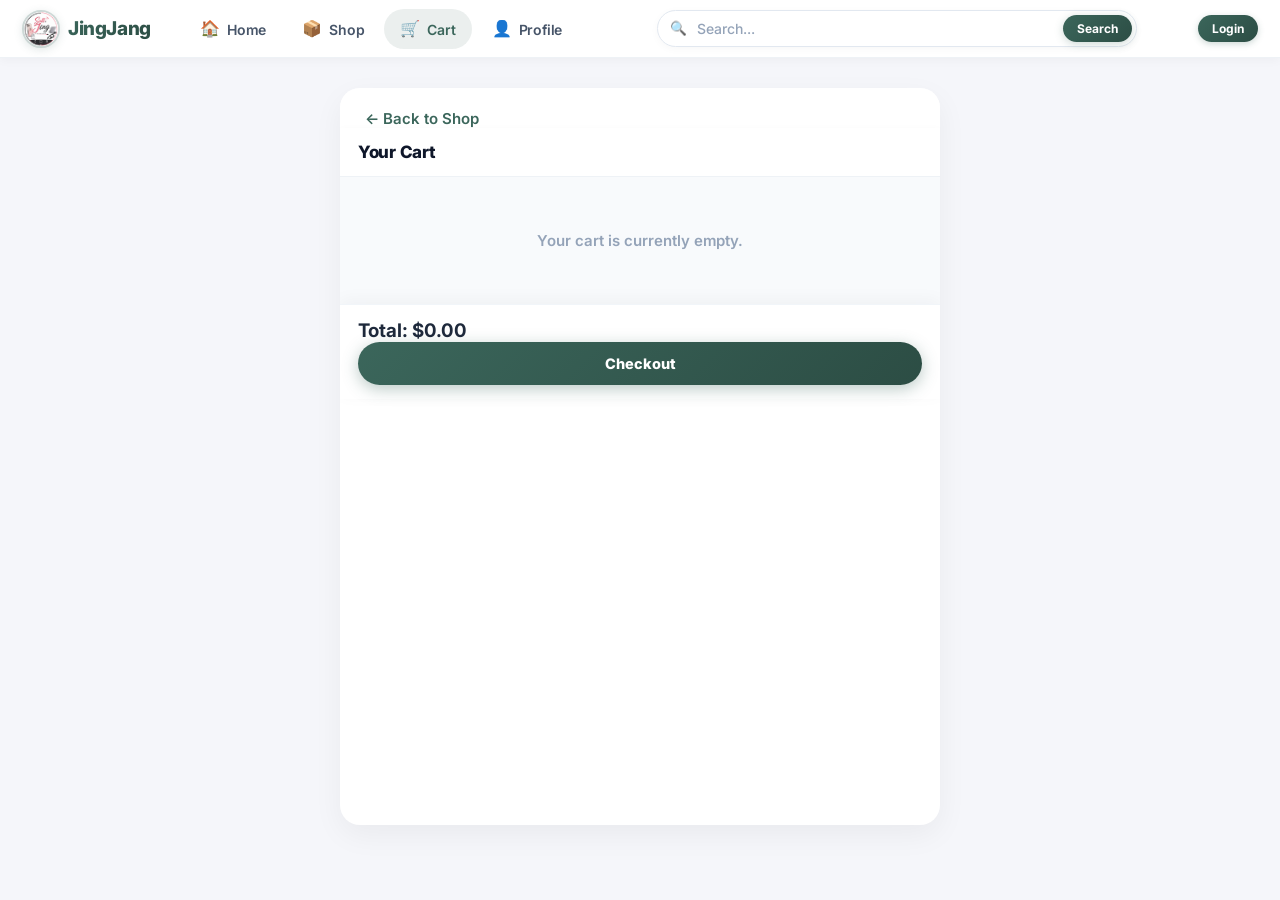
<file: cart.html>
<!DOCTYPE html>
<html lang="en">

<head>
    <meta charset="UTF-8">
    <meta name="viewport" content="width=device-width, initial-scale=1.0">
    <title>Your Cart — JingJang Store</title>
    <link rel="icon" type="image/png" href="">
    <link rel="preconnect" href="https://fonts.googleapis.com">
    <link rel="preconnect" href="https://fonts.gstatic.com" crossorigin>
    <link href="https://fonts.googleapis.com/css2?family=Inter:wght@300;400;500;600;700;800&display=swap"
        rel="stylesheet">
    <link rel="stylesheet" href="header/header.css">
    <link rel="stylesheet" href="cart/cart.css">
    <style>
        html {
            scroll-behavior: smooth;
        }

        body {
            font-family: 'Inter', sans-serif;
            background-color: #f5f6fa;
            margin: 0;
            padding: 0;
            display: flex;
            flex-direction: column;
            min-height: 100vh;
        }

        .cart-page-content {
            flex: 1;
            max-width: 600px;
            width: 90%;
            margin: 30px auto;
            background: #ffffff;
            border-radius: 20px;
            box-shadow: 0 10px 30px rgba(0, 0, 0, 0.05);
            overflow: hidden;
            display: flex;
            flex-direction: column;
            margin-bottom: calc(75px + env(safe-area-inset-bottom, 0px));
        }

        :root {
            --bottom-nav-height: 58px;
            --sab: env(safe-area-inset-bottom, 0px);
            --sal: env(safe-area-inset-left, 0px);
            --sar: env(safe-area-inset-right, 0px);
        }

        .mobile-bottom-navbar {
            position: fixed;
            bottom: 0;
            left: 0;
            right: 0;
            height: calc(var(--bottom-nav-height) + var(--sab));
            padding-bottom: var(--sab);
            padding-left: var(--sal);
            padding-right: var(--sar);
            background: rgba(255, 255, 255, 0.98);
            backdrop-filter: blur(16px);
            -webkit-backdrop-filter: blur(16px);
            border-top: 1px solid #f0f2f5;
            display: flex;
            justify-content: space-around;
            align-items: center;
            z-index: 1000;
            box-shadow: 0 -4px 20px rgba(15, 23, 42, 0.05);
            box-sizing: border-box;
        }

        .nav-tab {
            display: flex;
            flex-direction: column;
            align-items: center;
            justify-content: center;
            flex: 1;
            text-decoration: none;
            color: #64748b;
            font-size: 10.5px;
            font-weight: 700;
            padding: 4px 0;
            transition: all 0.2s ease;
            -webkit-tap-highlight-color: transparent;
            user-select: none;
            touch-action: manipulation;
        }

        .nav-tab .tab-icon {
            font-size: 19px;
            line-height: 1.2;
            margin-bottom: 2px;
            transition: transform 0.2s ease;
        }

        .nav-tab .tab-label {
            white-space: nowrap;
            letter-spacing: -0.2px;
        }

        .nav-tab.active {
            color: #3b665b;
        }

        .nav-tab.active .tab-icon {
            transform: scale(1.12);
        }

        .tab-icon-wrap {
            position: relative;
            display: inline-flex;
            align-items: center;
            justify-content: center;
        }

        .tab-badge {
            position: absolute;
            top: -4px;
            right: -9px;
            background: #ff3b30;
            color: #ffffff;
            border-radius: 50%;
            min-width: 16px;
            height: 16px;
            font-size: 9.5px;
            font-weight: 800;
            display: none;
            align-items: center;
            justify-content: center;
            border: 1.5px solid #ffffff;
            box-shadow: 0 2px 4px rgba(255, 59, 48, 0.35);
        }

        /* Override cart-sidebar styles so it works as a static element in the page flow */
        .cart-sidebar {
            position: static !important;
            width: 100% !important;
            height: auto !important;
            box-shadow: none !important;
            display: flex !important;
            flex-direction: column !important;
            background-color: transparent !important;
        }

        .close-cart {
            display: none !important;
            /* No close button since it's a page */
        }

        .back-to-shop {
            padding: 20px 25px 0 25px;
            background: #ffffff;
        }

        .back-to-shop a {
            color: #3b665b;
            text-decoration: none;
            font-weight: 600;
            display: inline-flex;
            align-items: center;
            gap: 8px;
            font-size: 15px;
            transition: transform 0.2s ease;
        }

        .back-to-shop a:hover {
            transform: translateX(-4px);
        }

        /* Full screen on mobile */
        @media (max-width: 768px) {
            body {
                background-color: #ffffff;
            }

            .cart-page-content {
                width: 100% !important;
                max-width: 100% !important;
                margin: 0 !important;
                border-radius: 0 !important;
                box-shadow: none !important;
                border: none !important;
                flex: 1;
            }

            .cart-sidebar {
                position: static !important;
                width: 100% !important;
                max-width: 100% !important;
                height: auto !important;
                top: auto !important;
                right: auto !important;
                left: auto !important;
                transform: none !important;
                border-radius: 0 !important;
                box-shadow: none !important;
                overflow: visible !important;
            }

            .back-to-shop {
                padding: 16px 20px;
                border-bottom: 1px solid #f1f2f6;
            }

            .cart-header {
                padding: 18px 20px;
                border-radius: 0;
            }

            .cart-items {
                padding: 16px 15px;
                flex: 1;
            }

            .cart-footer {
                padding: 20px 16px;
                border-radius: 0;
            }
        }

        @media (max-width: 480px) {
            .back-to-shop {
                padding: 12px 16px;
            }

            .cart-header {
                padding: 14px 16px;
            }

            .cart-items {
                padding: 12px 12px;
            }

            .cart-footer {
                padding: 14px 16px;
                padding-bottom: calc(14px + env(safe-area-inset-bottom, 0px));
            }
        }
    </style>
    <script src="config.js"></script>
</head>

<body>
    <div id="header-container"></div>

    <div class="cart-page-content">
        <div class="back-to-shop">
            <a href="index.html" onclick="goBack('index.html'); return false;">← Back to Shop</a>
        </div>
        <!-- Reuse the exact same HTML structure as cart.html partial -->
        <div id="cart-sidebar" class="cart-sidebar open">
            <div class="cart-header">
                <h2>Your Cart</h2>
            </div>

            <div id="cart-items" class="cart-items">
                <p style="text-align:center; color:#999;">Cart is empty</p>
            </div>

            <div class="cart-footer">
                <h3>Total: $<span id="cart-total">0.00</span></h3>
                <button class="cart-checkout-btn" onclick="openCheckout()">Checkout</button>
            </div>
        </div>
    </div>

    <!-- Fixed Mobile Bottom Navigation Bar -->
    <nav class="mobile-bottom-navbar" id="mobile-bottom-navbar">
        <a href="index.html" class="nav-tab" id="tab-home" onclick="goBack('index.html'); return false;">
            <span class="tab-icon">🏠</span>
            <span class="tab-label">Home</span>
        </a>
        <a href="index.html" class="nav-tab" id="tab-shop" onclick="window.location.href='index.html'; return false;">
            <span class="tab-icon">📦</span>
            <span class="tab-label">Shop</span>
        </a>
        <a href="cart.html" class="nav-tab active" id="tab-cart" onclick="return false;">
            <span class="tab-icon-wrap">
                <span class="tab-icon">🛒</span>
                <span id="bottom-cart-count" class="tab-badge" style="display: none;">0</span>
            </span>
            <span class="tab-label">Cart</span>
        </a>
        <a href="index.html?openProfile=true" class="nav-tab" id="tab-profile" onclick="window.location.href='index.html?openProfile=true'; return false;">
            <span class="tab-icon-wrap" id="bottom-nav-avatar">
                <span class="tab-icon">👤</span>
            </span>
            <span class="tab-label">Profile</span>
        </a>
    </nav>

    <script src="cart/cart.js"></script>
    <script src="checkout/checkout.js"></script>
    <script src="profile/profile.js"></script>
    <script>
        // Go back using browser history to avoid reloading the page
        function goBack(fallbackUrl) {
            if (document.referrer && document.referrer.includes(window.location.host)) {
                history.back();
            } else {
                window.location.href = fallbackUrl;
            }
        }

        // Inline routing helpers: on cart page (has back button), clicking Home also goes back
        function showPage(page) {
            if (page === 'home' || !page) {
                goBack('index.html');
            } else {
                window.location.href = `index.html?page=${page}`;
            }
        }
        function openProfile() {
            window.location.href = 'index.html?openProfile=true';
        }
        function logout() {
            window.location.href = 'index.html?logout=true';
        }
        function toggleMenu() {
            const menu = document.getElementById("nav-menu");
            if (menu) menu.classList.toggle("show");
        }

        function updateHeaderAuthUI() {
            var isLoggedIn = localStorage.getItem('jj_loggedIn') === 'true';
            var username = localStorage.getItem('jj_username');
            var userId = localStorage.getItem('jj_userId');
            var avatar = localStorage.getItem('jj_avatar');

            var loginBtn = document.getElementById('header-login-btn');
            var userInfo = document.getElementById('header-user-info');
            var profileBtn = document.getElementById('header-profile-btn');
            var logoutBtn = document.getElementById('header-logout-btn');
            var bottomAvatar = document.getElementById('bottom-nav-avatar');

            if (isLoggedIn && username && userId) {
                if (userInfo) userInfo.style.display = 'flex';
                if (profileBtn) profileBtn.style.display = 'flex';
                if (logoutBtn) logoutBtn.style.display = 'block';
                if (loginBtn) loginBtn.style.display = 'none';

                var nameEl = document.getElementById('header-username');
                var idEl = document.getElementById('header-user-id');
                if (nameEl) nameEl.textContent = username;
                if (idEl) idEl.textContent = userId;

                if (bottomAvatar) {
                    // Initials circle (same as the profile page), used for email login or if the photo fails to load
                    var initials = document.createElement('span');
                    initials.textContent = username.substring(0, 2).toUpperCase();
                    initials.style.cssText = 'width: 24px; height: 24px; border-radius: 50%; background: #3b665b; color: #ffffff; font-size: 10px; font-weight: 800; display: inline-flex; align-items: center; justify-content: center;';
                    if (avatar) {
                        var avatarImg = document.createElement('img');
                        avatarImg.alt = 'Avatar';
                        avatarImg.referrerPolicy = 'no-referrer'; // Google photos can be blocked when a referrer is sent
                        avatarImg.style.cssText = 'width: 24px; height: 24px; border-radius: 50%; object-fit: cover; border: 1.5px solid #3b665b;';
                        avatarImg.onerror = function () { bottomAvatar.replaceChildren(initials); };
                        avatarImg.src = avatar;
                        bottomAvatar.replaceChildren(avatarImg);
                    } else {
                        bottomAvatar.replaceChildren(initials);
                    }
                }
            } else {
                if (loginBtn) loginBtn.style.display = 'block';
                if (userInfo) userInfo.style.display = 'none';
                if (profileBtn) profileBtn.style.display = 'none';
                if (logoutBtn) logoutBtn.style.display = 'none';
                if (bottomAvatar) {
                    bottomAvatar.innerHTML = `<span class="tab-icon">👤</span>`;
                }
            }
        }

        async function fetchAndCacheHtml(url, containerId, postProcessFn = null) {
            const cacheKey = 'jj_html_v4_' + url;
            const cachedHtml = localStorage.getItem(cacheKey);
            const container = document.getElementById(containerId);

            if (cachedHtml && container) {
                container.innerHTML = cachedHtml;
                if (postProcessFn) postProcessFn();
            }

            try {
                const fetchUrl = url.includes('?') ? url + '&_t=' + Date.now() : url + '?_t=' + Date.now();
                const response = await fetch(fetchUrl);
                const newHtml = await response.text();

                if (newHtml !== cachedHtml) {
                    localStorage.setItem(cacheKey, newHtml);
                    if (container) {
                        container.innerHTML = newHtml;
                        if (postProcessFn) postProcessFn();
                    }
                }
            } catch (err) {
                console.error("Error fetching " + url, err);
            }
        }

        async function loadComponents() {
            await fetchAndCacheHtml('header/header.html', 'header-container', () => {
                updateHeaderAuthUI();
                updateCartUI();
            });
            updateCartUI();
        }

        loadComponents();
    </script>
</body>

</html>
</file>
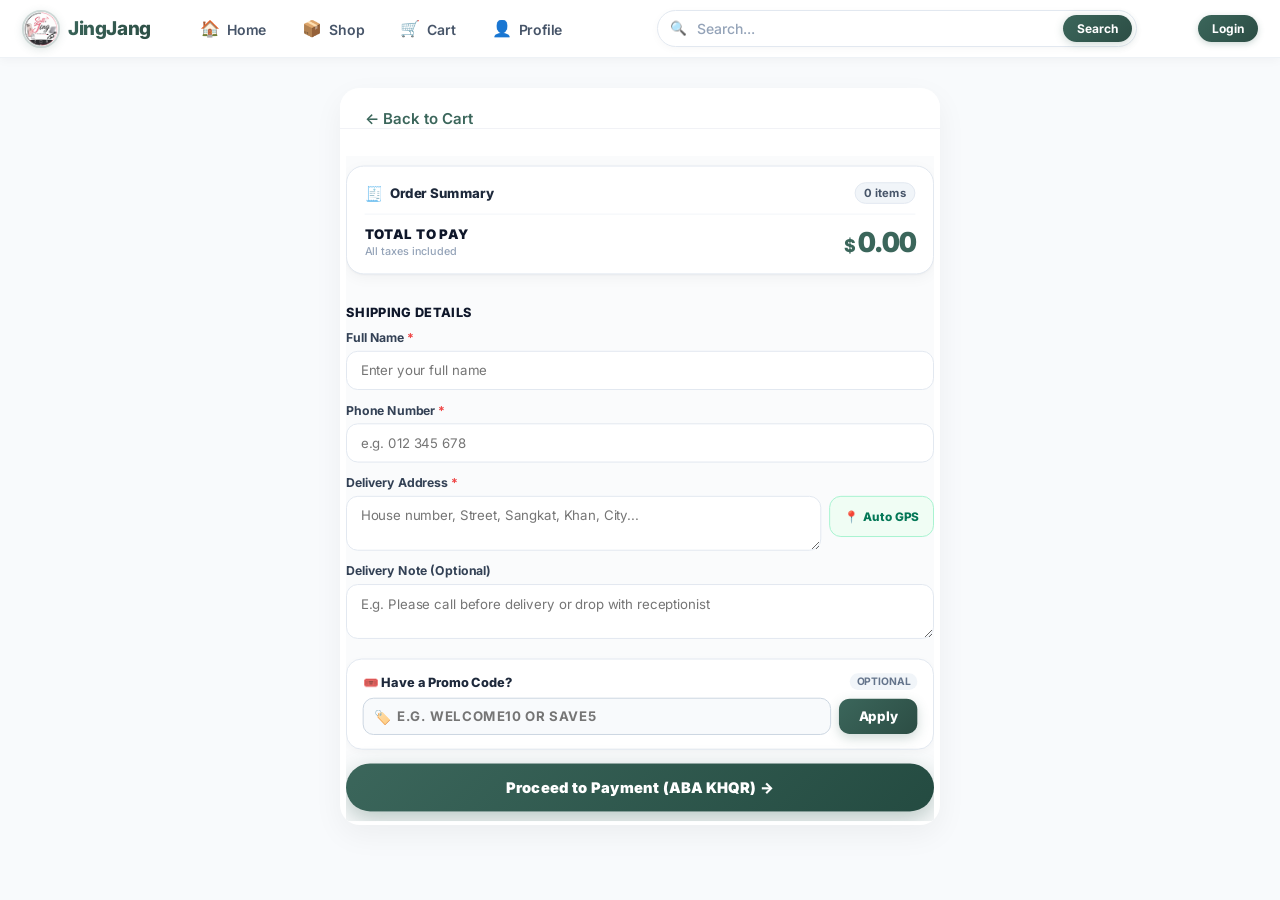
<file: checkout.html>
<!DOCTYPE html>
<html lang="en">

<head>
    <meta charset="UTF-8">
    <meta name="viewport" content="width=device-width, initial-scale=1.0">
    <title>Checkout — JingJang Store</title>
    <link rel="icon" type="image/png" href="">
    <link rel="preconnect" href="https://fonts.googleapis.com">
    <link rel="preconnect" href="https://fonts.gstatic.com" crossorigin>
    <link href="https://fonts.googleapis.com/css2?family=Inter:wght@300;400;500;600;700;800&display=swap"
        rel="stylesheet">
    <style>
        html {
            scroll-behavior: smooth;
        }

        body {
            font-family: 'Inter', sans-serif;
            background-color: #f5f6fa;
            margin: 0;
            padding: 0;
            display: flex;
            flex-direction: column;
            min-height: 100vh;
        }

        .checkout-page-content {
            flex: 1;
            max-width: 600px;
            width: 90%;
            margin: 30px auto;
            margin-bottom: calc(75px + env(safe-area-inset-bottom, 0px));
            background: #ffffff;
            border-radius: 20px;
            box-shadow: 0 10px 30px rgba(0, 0, 0, 0.05);
            overflow: hidden;
        }

        :root {
            --bottom-nav-height: 58px;
            --sab: env(safe-area-inset-bottom, 0px);
            --sal: env(safe-area-inset-left, 0px);
            --sar: env(safe-area-inset-right, 0px);
        }

        .mobile-bottom-navbar {
            position: fixed;
            bottom: 0;
            left: 0;
            right: 0;
            height: calc(var(--bottom-nav-height) + var(--sab));
            padding-bottom: var(--sab);
            padding-left: var(--sal);
            padding-right: var(--sar);
            background: rgba(255, 255, 255, 0.98);
            backdrop-filter: blur(16px);
            -webkit-backdrop-filter: blur(16px);
            border-top: 1px solid #f0f2f5;
            display: flex;
            justify-content: space-around;
            align-items: center;
            z-index: 1000;
            box-shadow: 0 -4px 20px rgba(15, 23, 42, 0.05);
            box-sizing: border-box;
        }

        .nav-tab {
            display: flex;
            flex-direction: column;
            align-items: center;
            justify-content: center;
            flex: 1;
            text-decoration: none;
            color: #64748b;
            font-size: 10.5px;
            font-weight: 700;
            padding: 4px 0;
            transition: all 0.2s ease;
            -webkit-tap-highlight-color: transparent;
            user-select: none;
            touch-action: manipulation;
        }

        .nav-tab .tab-icon {
            font-size: 19px;
            line-height: 1.2;
            margin-bottom: 2px;
            transition: transform 0.2s ease;
        }

        .nav-tab .tab-label {
            white-space: nowrap;
            letter-spacing: -0.2px;
        }

        .nav-tab.active {
            color: #3b665b;
        }

        .nav-tab.active .tab-icon {
            transform: scale(1.12);
        }

        .tab-icon-wrap {
            position: relative;
            display: inline-flex;
            align-items: center;
            justify-content: center;
        }

        .tab-badge {
            position: absolute;
            top: -4px;
            right: -9px;
            background: #ff3b30;
            color: #ffffff;
            border-radius: 50%;
            min-width: 16px;
            height: 16px;
            font-size: 9.5px;
            font-weight: 800;
            display: none;
            align-items: center;
            justify-content: center;
            border: 1.5px solid #ffffff;
            box-shadow: 0 2px 4px rgba(255, 59, 48, 0.35);
        }

        .back-to-cart {
            padding: 20px 25px 0 25px;
            background: #ffffff;
            border-bottom: 1px solid #f1f2f6;
        }

        .back-to-cart a {
            color: #3b665b;
            text-decoration: none;
            font-weight: 600;
            display: inline-flex;
            align-items: center;
            gap: 8px;
            font-size: 15px;
            transition: transform 0.2s ease;
        }

        .back-to-cart a:hover {
            transform: translateX(-4px);
        }

        /* Override modal overlay styling to display as standard page content */
        .modal-overlay {
            position: static !important;
            width: 100% !important;
            height: auto !important;
            background: none !important;
            backdrop-filter: none !important;
            -webkit-backdrop-filter: none !important;
            display: flex !important;
            justify-content: center !important;
            align-items: stretch !important;
            z-index: auto !important;
        }

        .modal-content {
            width: 100% !important;
            max-width: none !important;
            margin: 0 !important;
            box-shadow: none !important;
            border-radius: 0 !important;
            padding: 25px !important;
            animation: none !important;
            height: auto !important;
            max-height: none !important;
            overflow: visible !important;
        }

        .close-modal {
            display: none !important;
            /* No close button since it's a page */
        }

        /* Full screen on mobile / Android */
        @media (max-width: 768px) {
            body {
                background-color: #ffffff;
            }

            .checkout-page-content {
                width: 100% !important;
                max-width: 100% !important;
                margin: 0 !important;
                border-radius: 0 !important;
                box-shadow: none !important;
                border: none !important;
                flex: 1;
            }

            .back-to-cart {
                padding: 16px 20px;
            }

            .modal-content {
                padding: 18px 16px !important;
            }
        }

        @media (max-width: 480px) {
            .back-to-cart {
                padding: 12px 16px;
            }

            .modal-content {
                padding: 14px 12px !important;
            }
        }
    </style>
    <link rel="stylesheet" href="header/header.css">
    <link rel="stylesheet" href="checkout/checkout.css">
    <script src="config.js"></script>
</head>

<body>
    <!-- Top Navigation Header Container -->
    <div id="header-container">
        <header class="site-header">
            <div class="header-top-row">
                <!-- Brand Logo & Name -->
                <div class="logo" onclick="if(typeof showPage==='function'){showPage('home');}else{window.location.href='index.html';}" style="cursor: pointer;" title="Go to Store">
                    <img src="img/IMG_3840.PNG" alt="JingJang Logo" class="logog">
                    <span class="logo-text">JingJang</span>
                </div>

                <!-- Header Search Bar (Fully Responsive on Android & iOS) -->
                <div class="header-search-box">
                    <span class="search-icon" aria-hidden="true">🔍</span>
                    <input type="text" id="store-search-input" placeholder="Search..." autocomplete="off"
                        aria-label="Search products"
                        oninput="handleCategorySearch(this.value)" onkeydown="if(event.key==='Enter') triggerCategorySearch()">
                    <button type="button" id="search-clear-btn" class="search-clear-btn" style="display:none;"
                        onclick="clearCategorySearch()" title="Clear Search" aria-label="Clear Search">✕</button>
                    <button type="button" class="header-search-btn" onclick="triggerCategorySearch()" title="Search" aria-label="Submit Search">
                        <span class="search-btn-text">Search</span>
                        <span class="search-btn-icon">🔍</span>
                    </button>
                </div>

                <!-- Right Side Actions: Logout (Replacing Cart) & Login -->
                <div class="header-actions">
                    <!-- Hidden cart count element for legacy script safety -->
                    <span id="cart-count" style="display: none;">0</span>

                    <!-- Logout Button (Shown when user is logged in, replacing cart) -->
                    <button id="header-logout-btn" onclick="logout()" class="header-logout-btn" style="display: none;"
                        title="Logout">
                        <span class="logout-icon-emoji">🚪</span>
                        <span class="logout-text">Logout</span>
                    </button>

                    <!-- Login Button (Shown when user is logged out) -->
                    <a href="login/login.html" id="header-login-btn" class="header-login-btn" style="display: none;">
                        Login
                    </a>

                    <!-- User Info -->
                    <div class="user-info" id="header-user-info" style="display: none;">
                        <span id="header-username" class="header-username"></span>
                        <span id="header-user-id" class="header-user-id" style="display:none;"></span>
                    </div>

                    <!-- Profile Avatar (legacy anchor) -->
                    <div id="header-profile-btn" style="display: none;"></div>
                </div>
            </div>
        </header>
    </div>

    <div class="checkout-page-content">
        <div class="back-to-cart">
            <a href="cart.html" onclick="goBack('cart.html'); return false;">← Back to Cart</a>
        </div>
        <!-- Reuse the exact same modern structure as checkout.html partial -->
        <div id="checkout-modal" class="modal-overlay">
            <div class="checkout-modal-content" style="box-shadow: none; border-radius: 0; max-width: 100%;">
                <div class="checkout-body" style="padding: 10px 0;">
                    <!-- Order Total Highlight Strip with Breakdown -->
                    <div class="checkout-total-strip">
                        <!-- Card Header -->
                        <div class="summary-card-header">
                            <span class="summary-card-title">
                                <span class="summary-icon">🧾</span>
                                <span>Order Summary</span>
                            </span>
                            <span id="checkout-items-count" class="summary-items-badge">Cart Items</span>
                        </div>

                        <!-- Breakdown Section (Subtotal & Discount) -->
                        <div id="checkout-promo-breakdown" class="checkout-promo-breakdown" style="display: none;">
                            <div class="breakdown-row">
                                <span class="breakdown-label">Original Subtotal</span>
                                <span class="breakdown-val">$<span id="checkout-subtotal-price">0.00</span></span>
                            </div>
                            <div class="breakdown-row discount-row">
                                <span class="breakdown-label">
                                    <span class="promo-tag-pill" id="checkout-promo-tag">🏷️ <span
                                            id="checkout-promo-code-name">PROMO</span></span>
                                    <span id="checkout-promo-label">Discount:</span>
                                </span>
                                <span class="breakdown-val discount-val">-$<span
                                        id="checkout-discount-amount">0.00</span></span>
                            </div>
                        </div>

                        <!-- Main Total Row -->
                        <div class="total-row-main">
                            <div class="total-title-group">
                                <span class="total-label">Total to Pay</span>
                                <span class="total-tax-note">All taxes included</span>
                            </div>
                            <div class="total-price-box">
                                <span class="currency-symbol">$</span>
                                <span id="checkout-total-price" class="total-amount">0.00</span>
                            </div>
                        </div>

                        <!-- Celebratory Savings Banner (When Promo Applied) -->
                        <div id="checkout-savings-pill" class="checkout-savings-banner" style="display: none;">
                            <span class="savings-icon">🎉</span>
                            <span id="checkout-savings-text">Saved -$0.00 with promo code</span>
                        </div>
                    </div>

                    <!-- Checkout Information Form (Step 1) -->
                    <form id="checkout-form" onsubmit="proceedToPayment(event)">
                        <label class="section-subheading" style="margin-top: 15px;">Shipping Details</label>

                        <div class="input-field-group">
                            <label for="cus-name">Full Name <span class="required-star">*</span></label>
                            <input type="text" id="cus-name" required placeholder="Enter your full name" autocomplete="name">
                        </div>

                        <div class="input-field-group">
                            <label for="cus-phone">Phone Number <span class="required-star">*</span></label>
                            <input type="tel" id="cus-phone" required placeholder="e.g. 012 345 678" autocomplete="tel">
                        </div>

                        <div class="input-field-group">
                            <label for="cus-address">Delivery Address <span class="required-star">*</span></label>
                            <div class="address-input-wrapper">
                                <textarea id="cus-address" required placeholder="House number, Street, Sangkat, Khan, City..."
                                    rows="2"></textarea>
                                <button type="button" id="btn-location" class="location-btn" onclick="getRealLocation()"
                                    title="Use Current GPS Location">
                                    <span>📍</span> Auto GPS
                                </button>
                            </div>
                        </div>

                        <div class="input-field-group">
                            <label for="cus-note">Delivery Note (Optional)</label>
                            <textarea id="cus-note" placeholder="E.g. Please call before delivery or drop with receptionist"
                                rows="2"></textarea>
                        </div>

                        <!-- Promotion / Coupon Code Section -->
                        <div class="input-field-group checkout-promo-box">
                            <div class="promo-box-header">
                                <label for="promo-code-input" class="promo-box-title">🎟️ Have a Promo Code?</label>
                                <span class="promo-box-hint">Optional</span>
                            </div>
                            <div class="promo-input-group" id="promo-input-container">
                                <div class="promo-input-wrap">
                                    <span class="promo-input-icon">🏷️</span>
                                    <input type="text" id="promo-code-input" placeholder="e.g. WELCOME10 or SAVE5" autocomplete="off"
                                        style="text-transform:uppercase;">
                                </div>
                                <button type="button" id="btn-apply-promo" onclick="applyPromoCode()">Apply</button>
                            </div>
                            <div id="promo-applied-badge" class="promo-applied-badge" style="display:none;">
                                <div class="promo-badge-info">
                                    <span class="badge-icon">🏷️</span>
                                    <div>
                                        <strong id="applied-promo-code-display">WELCOME10</strong>
                                        <span id="applied-promo-desc-display" class="badge-desc">Applied</span>
                                    </div>
                                </div>
                                <button type="button" class="btn-remove-promo" onclick="removePromoCode()">✕ Remove</button>
                            </div>
                            <div id="promo-feedback-msg" class="promo-feedback-msg" style="display:none;"></div>
                        </div>

                        <!-- Proceed to Payment Action Button -->
                        <div class="checkout-actions-row">
                            <button type="submit" class="checkout-submit-btn" id="checkout-submit-button" onclick="proceedToPayment(event)">
                                <span id="submit-btn-text">Proceed to Payment (ABA KHQR) →</span>
                            </button>
                        </div>
                    </form>
                </div>
            </div>
        </div>
    </div>

    <!-- Order Success Modal (In-Page, Never Redirects Away) -->
    <div id="order-success-modal" class="order-success-modal-overlay" style="display: none;">
        <div class="order-success-card">
            <div class="success-icon-badge">🎉</div>
            <h2>Order Received!</h2>
            <p class="success-msg">Thank you for your purchase. We have received your order and payment receipt.</p>
            <div class="order-id-box">
                <span class="order-id-label">Order Reference ID:</span>
                <strong id="success-order-id" class="order-id-val">JJ-XXXX</strong>
            </div>
            <p class="success-subtext">Our team will verify your receipt and process shipping immediately.</p>
            <button type="button" class="success-done-btn" onclick="closeOrderSuccessModal()">
                Done & Continue Shopping
            </button>
        </div>
    </div>

    <!-- Fixed Mobile Bottom Navigation Bar -->
    <nav class="mobile-bottom-navbar" id="mobile-bottom-navbar">
        <a href="index.html" class="nav-tab" id="tab-home" onclick="showPage('home'); return false;">
            <span class="tab-icon">🏠</span>
            <span class="tab-label">Home</span>
        </a>
        <a href="index.html?page=shop" class="nav-tab" id="tab-shop" onclick="window.location.href='index.html'; return false;">
            <span class="tab-icon">📦</span>
            <span class="tab-label">Shop</span>
        </a>
        <a href="cart.html" class="nav-tab" id="tab-cart" onclick="window.location.href='cart.html'; return false;">
            <span class="tab-icon-wrap">
                <span class="tab-icon">🛒</span>
                <span id="bottom-cart-count" class="tab-badge" style="display: none;">0</span>
            </span>
            <span class="tab-label">Cart</span>
        </a>
        <a href="index.html?openProfile=true" class="nav-tab" id="tab-profile" onclick="window.location.href='index.html?openProfile=true'; return false;">
            <span class="tab-icon-wrap" id="bottom-nav-avatar">
                <span class="tab-icon">👤</span>
            </span>
            <span class="tab-label">Profile</span>
        </a>
    </nav>

    <script src="cart/cart.js"></script>
    <script src="checkout/checkout.js"></script>
    <script src="profile/profile.js"></script>
    <script>
        // Go back using browser history to avoid reloading the page
        function goBack(fallbackUrl) {
            if (document.referrer && document.referrer.includes(window.location.host)) {
                history.back();
            } else {
                window.location.href = fallbackUrl;
            }
        }

        // Inline routing helpers: on checkout page (has back button), clicking Home also goes back
        function showPage(page) {
            if (page === 'home' || !page) {
                goBack('index.html');
            } else {
                window.location.href = `index.html?page=${page}`;
            }
        }
        function openProfile() {
            window.location.href = 'index.html?openProfile=true';
        }
        function logout() {
            window.location.href = 'index.html?logout=true';
        }
        function toggleMenu() {
            const menu = document.getElementById("nav-menu");
            if (menu) menu.classList.toggle("show");
        }

        function updateHeaderAuthUI() {
            var isLoggedIn = localStorage.getItem('jj_loggedIn') === 'true';
            var username = localStorage.getItem('jj_username');
            var userId = localStorage.getItem('jj_userId');
            var avatar = localStorage.getItem('jj_avatar');

            var loginBtn = document.getElementById('header-login-btn');
            var userInfo = document.getElementById('header-user-info');
            var profileBtn = document.getElementById('header-profile-btn');
            var logoutBtn = document.getElementById('header-logout-btn');
            var bottomAvatar = document.getElementById('bottom-nav-avatar');

            if (isLoggedIn && username && userId) {
                if (userInfo) userInfo.style.display = 'flex';
                if (profileBtn) profileBtn.style.display = 'flex';
                if (logoutBtn) logoutBtn.style.display = 'block';
                if (loginBtn) loginBtn.style.display = 'none';

                var nameEl = document.getElementById('header-username');
                var idEl = document.getElementById('header-user-id');
                if (nameEl) nameEl.textContent = username;
                if (idEl) idEl.textContent = userId;

                if (bottomAvatar) {
                    // Initials circle (same as the profile page), used for email login or if the photo fails to load
                    var initials = document.createElement('span');
                    initials.textContent = username.substring(0, 2).toUpperCase();
                    initials.style.cssText = 'width: 24px; height: 24px; border-radius: 50%; background: #3b665b; color: #ffffff; font-size: 10px; font-weight: 800; display: inline-flex; align-items: center; justify-content: center;';
                    if (avatar) {
                        var avatarImg = document.createElement('img');
                        avatarImg.alt = 'Avatar';
                        avatarImg.referrerPolicy = 'no-referrer'; // Google photos can be blocked when a referrer is sent
                        avatarImg.style.cssText = 'width: 24px; height: 24px; border-radius: 50%; object-fit: cover; border: 1.5px solid #3b665b;';
                        avatarImg.onerror = function () { bottomAvatar.replaceChildren(initials); };
                        avatarImg.src = avatar;
                        bottomAvatar.replaceChildren(avatarImg);
                    } else {
                        bottomAvatar.replaceChildren(initials);
                    }
                }
            } else {
                if (loginBtn) loginBtn.style.display = 'block';
                if (userInfo) userInfo.style.display = 'none';
                if (profileBtn) profileBtn.style.display = 'none';
                if (logoutBtn) logoutBtn.style.display = 'none';
                if (bottomAvatar) {
                    bottomAvatar.innerHTML = `<span class="tab-icon">👤</span>`;
                }
            }
        }

        function loadComponents() {
            updateHeaderAuthUI();
            updateCartUI();
            if (typeof updateCheckoutPricingUI === 'function') {
                updateCheckoutPricingUI();
            }
            const savedName = localStorage.getItem('jj_username');
            const nameInput = document.getElementById('cus-name');
            if (nameInput && savedName && !nameInput.value) {
                nameInput.value = savedName;
            }
        }

        if (document.readyState === 'loading') {
            document.addEventListener('DOMContentLoaded', loadComponents);
        } else {
            loadComponents();
        }
    </script>
</body>

</html>
</file>
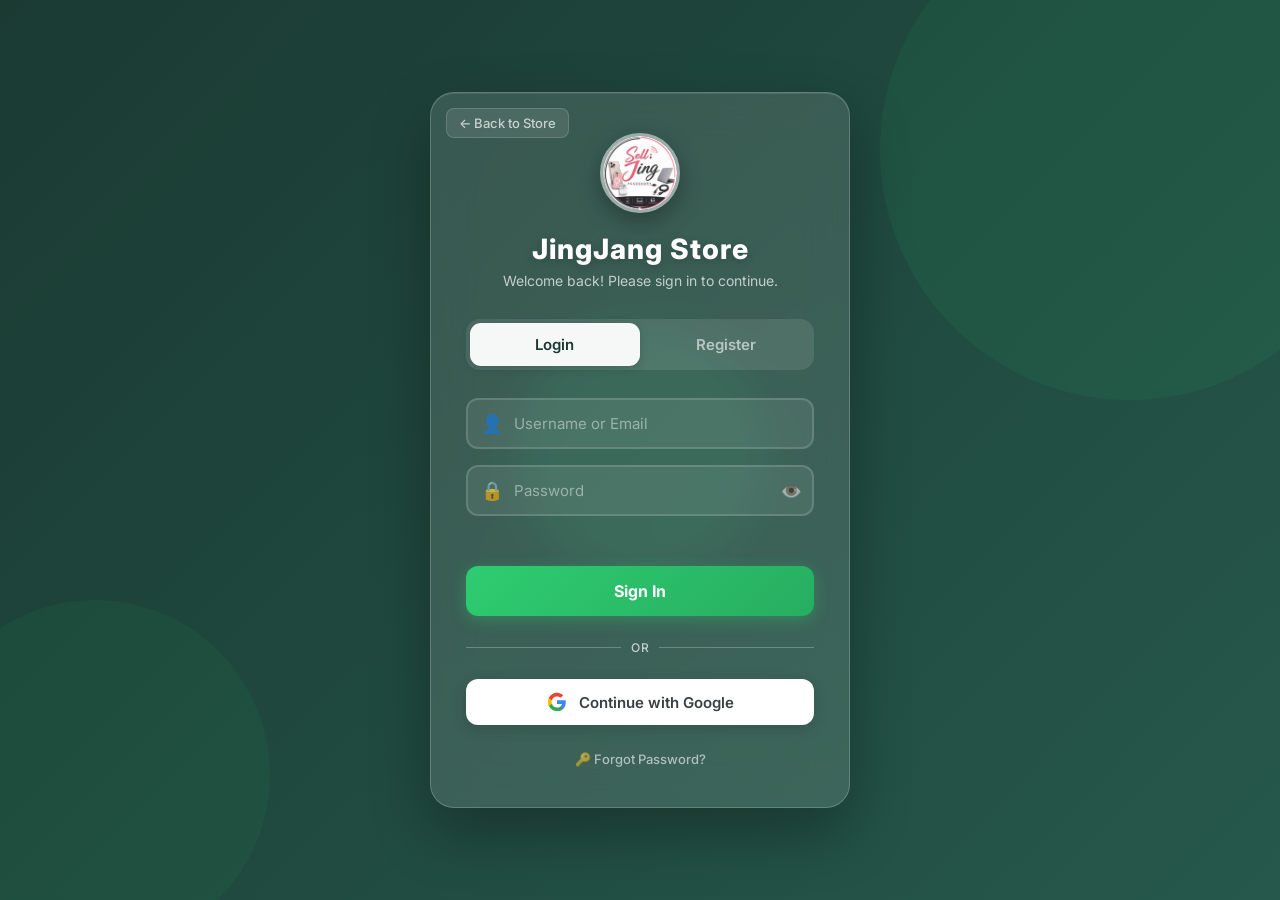
<file: login/login.html>
<!DOCTYPE html>
<html lang="en">

<head>
    <meta charset="UTF-8">
    <meta name="viewport" content="width=device-width, initial-scale=1.0">
    <title>JingJang Store — Login</title>
    <meta name="description" content="Login or register to JingJang Store to track your orders.">
    <link rel="icon" type="image/png" href="">
    <link rel="preconnect" href="https://fonts.googleapis.com">
    <link rel="preconnect" href="https://fonts.gstatic.com" crossorigin>
    <link href="https://fonts.googleapis.com/css2?family=Inter:wght@300;400;500;600;700;800&display=swap"
        rel="stylesheet">
    <link rel="stylesheet" href="login.css">
</head>

<body>
    <!-- Animated Background Circles -->
    <div class="bg-circles">
        <div class="circle circle-1"></div>
        <div class="circle circle-2"></div>
        <div class="circle circle-3"></div>
    </div>

    <div class="login-container">
        <!-- Back Button -->
        <a href="../index.html" class="back-btn" onclick="goBack('../index.html'); return false;">← Back to Store</a>

        <!-- Logo Section -->
        <div class="logo-section" onclick="window.location.href='../index.html'" style="cursor: pointer;" title="Back to Store">
            <img src="../img/IMG_3840.PNG" alt="JingJang Logo" class="login-logo">
            <h1>JingJang Store</h1>
            <p class="subtitle">Welcome back! Please sign in to continue.</p>
        </div>

        <!-- Tab Switcher -->
        <div class="tab-switcher" id="tab-switcher">
            <button class="tab-btn active" id="tab-login" onclick="switchTab('login')">Login</button>
            <button class="tab-btn" id="tab-register" onclick="switchTab('register')">Register</button>
            <div class="tab-indicator" id="tab-indicator"></div>
        </div>

        <!-- Login Form -->
        <form id="login-form" class="auth-form active" onsubmit="handleLogin(event)">
            <div class="input-wrapper">
                <div class="input-icon">👤</div>
                <input type="text" id="login-username" placeholder="Username or Email" required autocomplete="username">
            </div>
            <div class="input-wrapper">
                <div class="input-icon">🔒</div>
                <input type="password" id="login-password" placeholder="Password" required
                    autocomplete="current-password">
                <button type="button" class="toggle-password"
                    onclick="togglePassword('login-password', this)">👁️</button>
            </div>
            <div id="login-error" class="error-message"></div>
            <button type="submit" class="auth-btn" id="login-btn">
                <span class="btn-text">Sign In</span>
                <span class="btn-loader" style="display:none;">⏳</span>
            </button>

            <div class="oauth-divider">
                <span>or</span>
            </div>

            <button type="button" class="google-auth-btn" onclick="signInWithGoogle()" id="google-login-btn">
                <svg class="google-svg" viewBox="0 0 24 24">
                    <path fill="#4285F4"
                        d="M22.56 12.25c0-.78-.07-1.53-.2-2.25H12v4.26h5.92c-.26 1.37-1.04 2.53-2.21 3.31v2.77h3.57c2.08-1.92 3.28-4.74 3.28-8.09z" />
                    <path fill="#34A853"
                        d="M12 23c2.97 0 5.46-.98 7.28-2.66l-3.57-2.77c-.98.66-2.23 1.06-3.71 1.06-2.86 0-5.29-1.93-6.16-4.53H2.18v2.84C3.99 20.53 7.7 23 12 23z" />
                    <path fill="#FBBC05"
                        d="M5.84 14.09c-.22-.66-.35-1.36-.35-2.09s.13-1.43.35-2.09V7.06H2.18C1.43 8.55 1 10.22 1 12s.43 3.45 1.18 4.94l2.85-2.22.81-.63z" />
                    <path fill="#EA4335"
                        d="M12 5.38c1.62 0 3.06.56 4.21 1.64l3.15-3.15C17.45 2.09 14.97 1 12 1 7.7 1 3.99 3.47 2.18 7.06l3.66 2.84c.87-2.6 3.3-4.52 6.16-4.52z" />
                </svg>
                <span>Continue with Google</span>
            </button>

            <button type="button" class="forgot-password-link" onclick="showForgotPassword()">🔑 Forgot
                Password?</button>
        </form>

        <!-- Register Form -->
        <form id="register-form" class="auth-form" onsubmit="handleRegister(event)">
            <div class="input-wrapper">
                <div class="input-icon">👤</div>
                <input type="text" id="register-username" placeholder="Choose a Username" required>
            </div>
            <div class="input-wrapper">
                <div class="input-icon">📧</div>
                <input type="email" id="register-email" placeholder="Your Email (for OTP verification)" required>
            </div>
            <div class="input-wrapper">
                <div class="input-icon">🔒</div>
                <input type="password" id="register-password" placeholder="Create Password" required
                    autocomplete="new-password">
                <button type="button" class="toggle-password"
                    onclick="togglePassword('register-password', this)">👁️</button>
            </div>
            <div class="input-wrapper">
                <div class="input-icon">🔒</div>
                <input type="password" id="register-confirm" placeholder="Confirm Password" required
                    autocomplete="new-password">
                <button type="button" class="toggle-password"
                    onclick="togglePassword('register-confirm', this)">👁️</button>
            </div>
            <div id="register-error" class="error-message"></div>
            <button type="submit" class="auth-btn register-btn" id="register-btn">
                <span class="btn-text">Create Account</span>
                <span class="btn-loader" style="display:none;">⏳</span>
            </button>

            <div class="oauth-divider">
                <span>or</span>
            </div>

            <button type="button" class="google-auth-btn" onclick="signInWithGoogle()" id="google-register-btn">
                <svg class="google-svg" viewBox="0 0 24 24">
                    <path fill="#4285F4"
                        d="M22.56 12.25c0-.78-.07-1.53-.2-2.25H12v4.26h5.92c-.26 1.37-1.04 2.53-2.21 3.31v2.77h3.57c2.08-1.92 3.28-4.74 3.28-8.09z" />
                    <path fill="#34A853"
                        d="M12 23c2.97 0 5.46-.98 7.28-2.66l-3.57-2.77c-.98.66-2.23 1.06-3.71 1.06-2.86 0-5.29-1.93-6.16-4.53H2.18v2.84C3.99 20.53 7.7 23 12 23z" />
                    <path fill="#FBBC05"
                        d="M5.84 14.09c-.22-.66-.35-1.36-.35-2.09s.13-1.43.35-2.09V7.06H2.18C1.43 8.55 1 10.22 1 12s.43 3.45 1.18 4.94l2.85-2.22.81-.63z" />
                    <path fill="#EA4335"
                        d="M12 5.38c1.62 0 3.06.56 4.21 1.64l3.15-3.15C17.45 2.09 14.97 1 12 1 7.7 1 3.99 3.47 2.18 7.06l3.66 2.84c.87-2.6 3.3-4.52 6.16-4.52z" />
                </svg>
                <span>Sign up with Google</span>
            </button>
        </form>

        <!-- OTP Verification Step (shown after registration) -->
        <div id="otp-step" class="auth-form otp-step" style="display: none;">
            <div class="otp-header">
                <div class="otp-icon">📧</div>
                <h2 class="otp-title">Verify Your Email</h2>
                <p class="otp-subtitle">We sent a 6-digit code to <strong id="otp-email-display"></strong></p>
            </div>
            <div class="input-wrapper">
                <div class="input-icon">🔑</div>
                <input type="text" id="otp-input" placeholder="Enter 6-digit code" maxlength="6" required
                    style="text-align: center; letter-spacing: 8px; font-size: 22px; font-weight: 700;">
            </div>
            <div id="otp-error" class="error-message"></div>
            <button type="button" class="auth-btn" id="otp-verify-btn" onclick="handleVerifyOTP()">
                <span class="btn-text">✅ Verify Code</span>
                <span class="btn-loader" style="display:none;">⏳</span>
            </button>
            <button type="button" class="otp-resend-btn" id="otp-resend-btn" onclick="handleResendOTP()">
                Didn't receive it? Resend OTP
            </button>
        </div>

        <!-- Success Modal (shows User ID after OTP verification) -->
        <div id="success-modal" class="success-modal" style="display:none;">
            <div class="success-content">
                <div class="success-icon">✅</div>
                <h2>Registration Successful!</h2>
                <p>Your User ID is:</p>
                <div class="user-id-display" id="new-user-id">JJ-0001</div>
                <p class="id-note">⚠️ Please save this ID! You need it to track your orders.</p>
                <button class="auth-btn" onclick="closeSuccessModal()">🎉 Go to Store</button>
            </div>
        </div>

        <!-- Forgot Password Step 1: Enter Email -->
        <div id="forgot-step1" class="auth-form otp-step" style="display: none;">
            <div class="otp-header">
                <div class="otp-icon">🔑</div>
                <h2 class="otp-title">Forgot Password</h2>
                <p class="otp-subtitle">Enter your registered email to receive a verification code.</p>
            </div>
            <div class="input-wrapper">
                <div class="input-icon">📧</div>
                <input type="email" id="forgot-email" placeholder="Your registered email" required>
            </div>
            <div id="forgot-error" class="error-message"></div>
            <button type="button" class="auth-btn" id="forgot-send-btn" onclick="handleForgotSendOTP()">
                <span class="btn-text">📧 Send Verification Code</span>
                <span class="btn-loader" style="display:none;">⏳</span>
            </button>
            <button type="button" class="forgot-password-link" onclick="backToLogin()">← Back to Login</button>
        </div>

        <!-- Forgot Password Step 2: Enter OTP -->
        <div id="forgot-step2" class="auth-form otp-step" style="display: none;">
            <div class="otp-header">
                <div class="otp-icon">📧</div>
                <h2 class="otp-title">Verify Code</h2>
                <p class="otp-subtitle">Enter the 6-digit code sent to <strong id="forgot-email-display"></strong></p>
            </div>
            <div class="input-wrapper">
                <div class="input-icon">🔑</div>
                <input type="text" id="forgot-otp-input" placeholder="Enter 6-digit code" maxlength="6" required
                    style="text-align: center; letter-spacing: 8px; font-size: 22px; font-weight: 700;">
            </div>
            <div id="forgot-otp-error" class="error-message"></div>
            <button type="button" class="auth-btn" id="forgot-verify-btn" onclick="handleForgotVerifyOTP()">
                <span class="btn-text">✅ Verify Code</span>
                <span class="btn-loader" style="display:none;">⏳</span>
            </button>
            <button type="button" class="otp-resend-btn" id="forgot-otp-resend-btn"
                onclick="handleForgotResendOTP()">Didn't receive it? Resend OTP</button>
        </div>

        <!-- Forgot Password Step 3: Set New Password -->
        <div id="forgot-step3" class="auth-form otp-step" style="display: none;">
            <div class="otp-header">
                <div class="otp-icon">🔐</div>
                <h2 class="otp-title">Set New Password</h2>
                <p class="otp-subtitle">Create a new password for your account.</p>
            </div>
            <div class="input-wrapper">
                <div class="input-icon">🔒</div>
                <input type="password" id="forgot-new-password" placeholder="New Password" required>
                <button type="button" class="toggle-password"
                    onclick="togglePassword('forgot-new-password', this)">👁️</button>
            </div>
            <div class="input-wrapper">
                <div class="input-icon">🔒</div>
                <input type="password" id="forgot-confirm-password" placeholder="Confirm New Password" required>
                <button type="button" class="toggle-password"
                    onclick="togglePassword('forgot-confirm-password', this)">👁️</button>
            </div>
            <div id="forgot-pw-error" class="error-message"></div>
            <button type="button" class="auth-btn" id="forgot-reset-btn" onclick="handleForgotResetPassword()">
                <span class="btn-text">🔐 Reset Password</span>
                <span class="btn-loader" style="display:none;">⏳</span>
            </button>
        </div>

        <!-- Forgot Password Success Modal -->
        <div id="forgot-success-modal" class="success-modal" style="display:none;">
            <div class="success-content">
                <div class="success-icon">✅</div>
                <h2>Password Reset!</h2>
                <p>Your password has been changed successfully.</p>
                <p class="id-note">You can now login with your new password.</p>
                <button class="auth-btn" onclick="closeForgotSuccessModal()">🔓 Go to Login</button>
            </div>
        </div>
    </div>

    <script src="../config.js"></script>
    <script src="login.js"></script>
    <script>
        function goBack(fallbackUrl = '../index.html') {
            if (document.referrer && document.referrer.includes(window.location.host)) {
                history.back();
            } else {
                window.location.href = fallbackUrl;
            }
        }
        function showPage(page) {
            goBack('../index.html');
        }
    </script>
</body>

</html>
</file>
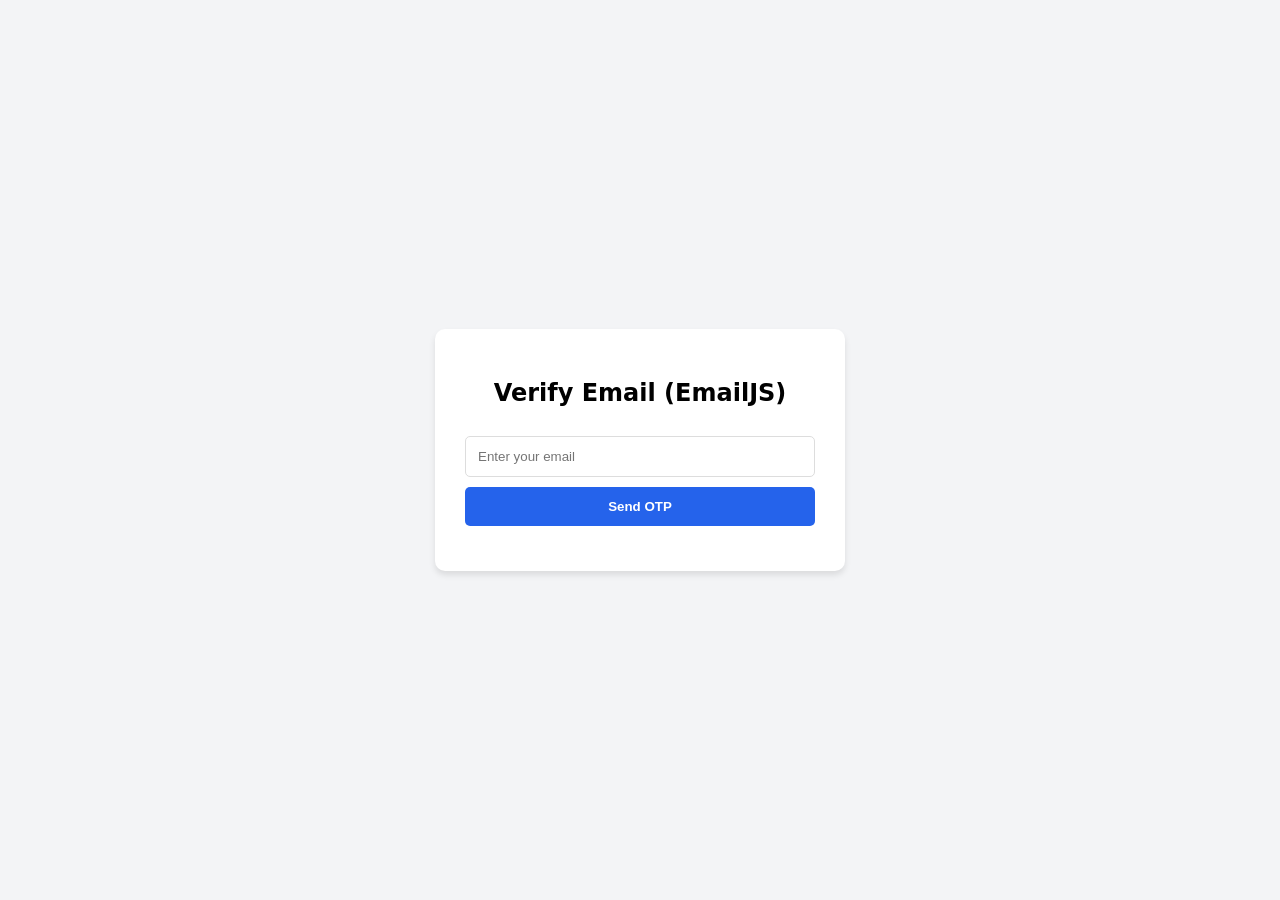
<file: login/OTP.html>
<!DOCTYPE html>
<html lang="en">

<head>
    <meta charset="UTF-8">
    <meta name="viewport" content="width=device-width, initial-scale=1.0">
    <title>Resend + Domain OTP Tester</title>
    <script src="../config.js"></script>
    <style>
        body {
            font-family: system-ui, sans-serif;
            background-color: #f3f4f6;
            display: flex;
            justify-content: center;
            align-items: center;
            height: 100vh;
            margin: 0;
        }

        .card {
            background: white;
            padding: 30px;
            border-radius: 10px;
            box-shadow: 0 4px 6px rgba(0, 0, 0, 0.1);
            width: 100%;
            max-width: 350px;
            text-align: center;
        }

        input {
            width: 100%;
            padding: 12px;
            margin: 10px 0;
            border: 1px solid #ddd;
            border-radius: 5px;
            box-sizing: border-box;
        }

        button {
            width: 100%;
            padding: 12px;
            background-color: #2563eb;
            color: white;
            border: none;
            border-radius: 5px;
            cursor: pointer;
            font-weight: bold;
        }

        #status {
            margin-top: 15px;
            font-size: 14px;
            font-weight: 500;
        }

        .success {
            color: #16a34a;
        }

        .error {
            color: #dc2626;
        }

        .loading {
            color: #4b5563;
        }
    </style>
</head>

<body>

    <div class="card">
        <h2>Verify Email (EmailJS)</h2>

        <div id="step1">
            <input type="email" id="emailInput" placeholder="Enter your email" required>
            <button onclick="sendOTP()">Send OTP</button>
        </div>

        <div id="step2" style="display: none;">
            <p style="font-size: 14px; color: #666;">Check your inbox for the code.</p>
            <input type="text" id="otpInput" placeholder="6-digit code" maxlength="6" required>
            <button onclick="verifyOTP()">Verify Code</button>
        </div>

        <p id="status"></p>
    </div>

    <script>
        // ✅ NodeJS Backend OTP API (Powered by Resend)
        const OTP_URL = CONFIG.API_BASE + "/otp";

        const statusText = document.getElementById('status');

        async function sendOTP() {
            const email = document.getElementById('emailInput').value;
            if (!email) return alert("Enter email.");

            statusText.textContent = "Generating & sending OTP via Resend...";
            statusText.className = "loading";

            try {
                // Backend generates code, saves to MySQL, and sends directly via Resend from domain
                const response = await fetch(OTP_URL + '/generate', {
                    method: 'POST',
                    headers: { 'Content-Type': 'application/json' },
                    body: JSON.stringify({ email: email })
                });

                const data = await response.json();

                if (data.status === "SUCCESS") {
                    statusText.textContent = "✅ OTP sent straight to your Inbox! (Expires in 5 minutes)";
                    statusText.className = "success";
                    document.getElementById('step1').style.display = 'none';
                    document.getElementById('step2').style.display = 'block';
                } else if (data.status === "COOLDOWN") {
                    statusText.textContent = "⏳ " + data.message;
                    statusText.className = "error";
                } else {
                    statusText.textContent = data.message || "Failed to send OTP.";
                    statusText.className = "error";
                }
            } catch (error) {
                statusText.textContent = "Execution failed. Check backend connection.";
                statusText.className = "error";
            }
        }

        async function verifyOTP() {
            const email = document.getElementById('emailInput').value;
            const otp = document.getElementById('otpInput').value;

            statusText.textContent = "Verifying...";
            statusText.className = "loading";

            try {
                const response = await fetch(OTP_URL + '/verify', {
                    method: 'POST',
                    headers: { 'Content-Type': 'application/json' },
                    body: JSON.stringify({ email: email, otp: otp })
                });

                const data = await response.json();

                if (data.status === "SUCCESS") {
                    statusText.textContent = "🎉 Success! Email verified.";
                    statusText.className = "success";
                    document.getElementById('step2').style.display = 'none';
                } else {
                    statusText.textContent = data.message || "Invalid or expired OTP.";
                    statusText.className = "error";
                }
            } catch (error) {
                statusText.textContent = "Verification failed.";
                statusText.className = "error";
            }
        }
    </script>
</body>

</html>
</file>
<file: header/header.css>
/* ==========================================================================
   JingJang Store — Fixed Header Styles (header.css)
   Original Brand Teal Palette (#3b665b)
   Fixed Top Header with Embedded Search & Logout Button (Replacing Cart)
   ========================================================================== */

* {
    margin: 0;
    padding: 0;
    box-sizing: border-box;
    font-family: 'Inter', -apple-system, BlinkMacSystemFont, 'Segoe UI', Roboto, sans-serif;
}

html, body {
    overflow-x: hidden;
    width: 100%;
    -webkit-text-size-adjust: 100%;
    background-color: #f8fafc;
    color: #1e293b;
}

/* Permanently Fixed Top Header When Scrolling */
.site-header {
    position: fixed;
    top: 0;
    left: 0;
    right: 0;
    width: 100%;
    height: calc(58px + env(safe-area-inset-top, 0px));
    padding-top: env(safe-area-inset-top, 0px);
    padding-left: env(safe-area-inset-left, 0px);
    padding-right: env(safe-area-inset-right, 0px);
    z-index: 1000;
    background: rgba(255, 255, 255, 0.98);
    backdrop-filter: blur(14px);
    -webkit-backdrop-filter: blur(14px);
    border-bottom: 1px solid #eef2f6;
    box-shadow: 0 2px 10px rgba(15, 23, 42, 0.04);
    display: flex;
    align-items: center;
    transition: all 0.25s ease;
    box-sizing: border-box;
}

.header-top-row {
    display: flex;
    align-items: center;
    justify-content: space-between;
    gap: 8px;
    width: 100%;
    max-width: 1260px;
    margin: 0 auto;
    padding: 0 12px;
    box-sizing: border-box;
}

/* Brand Logo & Title */
.logo {
    display: flex;
    align-items: center;
    gap: 8px;
    text-decoration: none;
    cursor: pointer;
    flex-shrink: 0;
    -webkit-tap-highlight-color: transparent;
}

.logog {
    width: 38px;
    height: 38px;
    border-radius: 50%;
    object-fit: cover;
    border: 2px solid rgba(59, 102, 91, 0.25);
    box-shadow: 0 2px 8px rgba(59, 102, 91, 0.15);
    transition: transform 0.2s ease;
}

.logo:hover .logog {
    transform: scale(1.05);
}

.logo-text {
    font-size: 19px;
    font-weight: 800;
    letter-spacing: -0.4px;
    color: #3b665b;
    background: linear-gradient(135deg, #3b665b 0%, #2c4d44 100%);
    -webkit-background-clip: text;
    -webkit-text-fill-color: transparent;
    display: inline-block;
}

/* Header Integrated Search Bar (Responsive on all screen sizes) */
.header-search-box {
    flex: 1 1 auto;
    min-width: 0;
    max-width: 480px;
    display: flex;
    align-items: center;
    background: #ffffff;
    border: 1.5px solid #e2e8f0;
    border-radius: 50px;
    padding: 3px 4px 3px 12px;
    box-shadow: 0 2px 8px rgba(15, 23, 42, 0.03);
    transition: all 0.25s cubic-bezier(0.16, 1, 0.3, 1);
    box-sizing: border-box;
}

.header-search-box:focus-within {
    border-color: #3b665b;
    box-shadow: 0 0 0 3px rgba(59, 102, 91, 0.15);
}

.header-search-box .search-icon {
    font-size: 13.5px;
    color: #94a3b8;
    margin-right: 6px;
    flex-shrink: 0;
    line-height: 1;
}

.header-search-box input {
    flex: 1 1 auto;
    min-width: 0;
    border: none;
    outline: none;
    font-size: 14px;
    font-weight: 500;
    color: #1e293b;
    background: transparent;
    padding: 6px 4px;
    -webkit-appearance: none;
    appearance: none;
    border-radius: 0;
    box-sizing: border-box;
}

.header-search-box input::placeholder {
    color: #94a3b8;
    opacity: 1;
}

.header-search-btn {
    background: linear-gradient(135deg, #3b665b, #2c4d44);
    color: #ffffff;
    border: none;
    border-radius: 50px;
    padding: 6px 14px;
    font-size: 12px;
    font-weight: 700;
    cursor: pointer;
    white-space: nowrap;
    box-shadow: 0 2px 8px rgba(59, 102, 91, 0.25);
    transition: all 0.2s ease;
    flex-shrink: 0;
    display: inline-flex;
    align-items: center;
    justify-content: center;
    -webkit-tap-highlight-color: transparent;
    touch-action: manipulation;
}

.header-search-btn .search-btn-icon {
    display: none;
    font-size: 13px;
    line-height: 1;
}

.header-search-btn .search-btn-text {
    display: inline-block;
}

.header-search-btn:hover {
    background: linear-gradient(135deg, #2c4d44, #1a3a32);
    transform: translateY(-1px);
    box-shadow: 0 4px 12px rgba(59, 102, 91, 0.35);
}

.header-search-btn:active {
    transform: translateY(0);
}

.search-clear-btn {
    background: #f1f5f9;
    border: none;
    border-radius: 50%;
    width: 20px;
    height: 20px;
    display: inline-flex;
    align-items: center;
    justify-content: center;
    font-size: 10px;
    color: #64748b;
    cursor: pointer;
    margin-right: 4px;
    transition: all 0.2s ease;
    flex-shrink: 0;
    -webkit-tap-highlight-color: transparent;
}

.search-clear-btn:hover {
    background: #fee2e2;
    color: #ef4444;
}

/* Header Right Actions: Logout / Login */
.header-actions {
    display: flex;
    align-items: center;
    gap: 8px;
    flex-shrink: 0;
}

/* Logout Button (Replacing Cart in Header) */
.header-logout-btn {
    display: inline-flex;
    align-items: center;
    gap: 4px;
    padding: 6px 12px;
    background: #fff1f0;
    color: #cf1322;
    border: 1px solid #ffa39e;
    border-radius: 50px;
    font-size: 12px;
    font-weight: 700;
    cursor: pointer;
    transition: all 0.2s ease;
    box-shadow: 0 2px 6px rgba(207, 19, 34, 0.08);
    white-space: nowrap;
    -webkit-tap-highlight-color: transparent;
    touch-action: manipulation;
}

.header-logout-btn:hover {
    background: #ff4d4f;
    color: #ffffff;
    border-color: #ff4d4f;
    transform: translateY(-1px);
    box-shadow: 0 4px 10px rgba(207, 19, 34, 0.25);
}

.logout-icon-emoji {
    font-size: 13px;
    line-height: 1;
}

/* Login Button (When logged out) */
.header-login-btn {
    display: inline-flex;
    align-items: center;
    padding: 6px 14px;
    background: linear-gradient(135deg, #3b665b, #2c4d44);
    color: #ffffff;
    border-radius: 50px;
    font-size: 12px;
    font-weight: 700;
    text-decoration: none;
    transition: all 0.2s ease;
    box-shadow: 0 2px 6px rgba(59, 102, 91, 0.25);
    white-space: nowrap;
    -webkit-tap-highlight-color: transparent;
    touch-action: manipulation;
}

.header-login-btn:hover {
    background: linear-gradient(135deg, #2c4d44, #1a3a32);
    transform: translateY(-1px);
}

.user-info {
    display: none;
}

/* ==========================================================================
   Mobile & Tablet Responsive Adjustments (Android & iOS Optimizations)
   ========================================================================== */

/* Mobile Screens (<= 768px: Hide text for logo and logout to save space) */
@media (max-width: 768px) {
    .header-search-box input {
        font-size: 16px !important;
    }
    .header-username {
        display: none; /* Hide user name on mobile */
    }
    .header-logout-btn .logout-text {
        display: none; /* Just show 🚪 icon to conserve space */
    }
    .header-logout-btn {
        padding: 6px 8px;
        border-radius: 50%;
        width: 32px;
        height: 32px;
        justify-content: center;
    }
    .header-top-row {
        gap: 6px;
        padding: 0 8px;
    }
}

/* Medium Mobile (<= 540px) */
@media (max-width: 540px) {
    .header-search-btn {
        padding: 6px 9px;
        min-width: 32px;
        height: 32px;
        border-radius: 50px;
    }
    .header-search-btn .search-btn-text {
        display: none;
    }
    .header-search-btn .search-btn-icon {
        display: inline-block;
    }
}

/* Compact Mobile Phones (<= 420px: iPhone 13/14/15/16, Galaxy S22/S23) */
@media (max-width: 420px) {
    .header-top-row {
        padding: 0 6px;
        gap: 4px;
    }
    .logo-text {
        font-size: 15px;
    }
    .logog {
        width: 32px;
        height: 32px;
    }
    .header-search-box {
        padding: 2px 3px 2px 8px;
    }
    .header-search-box .search-icon {
        font-size: 12px;
        margin-right: 4px;
    }
    .header-login-btn {
        padding: 5px 11px;
        font-size: 11px;
    }
}

/* Ultra Compact Screens (<= 360px: Small Androids, iPhone SE 1st gen) */
@media (max-width: 360px) {
    .logo-text {
        display: none; /* Keep logo icon prominent while giving search box maximum width */
    }
    .header-logout-btn .logout-text {
        display: none; /* Just show 🚪 icon to conserve space */
    }
    .header-logout-btn {
        padding: 6px 8px;
        border-radius: 50%;
        width: 32px;
        height: 32px;
        justify-content: center;
    }
    .header-top-row {
        gap: 4px;
        padding: 0 6px;
    }
}
/* ==========================================================================
   Desktop (>= 1024px): Move the bottom tab bar into the fixed top header
   Logo | Home Shop Cart Profile | Search | Actions
   ========================================================================== */
@media (min-width: 1024px) {
    /* Reserve a fixed slot after the logo for the tabs */
    .site-header .logo {
        width: 150px;
        margin-right: 424px;
    }

    nav.mobile-bottom-navbar {
        top: env(safe-area-inset-top, 0px);
        bottom: auto;
        right: auto;
        left: calc(max(0px, (100% - 1260px) / 2) + 12px + 150px + 12px);
        width: 410px;
        height: 58px;
        padding: 0;
        justify-content: flex-start;
        gap: 4px;
        background: transparent;
        backdrop-filter: none;
        -webkit-backdrop-filter: none;
        border-top: none;
        box-shadow: none;
        z-index: 1001;
    }

    nav.mobile-bottom-navbar .nav-tab {
        flex: 0 0 auto;
        flex-direction: row;
        gap: 7px;
        height: 40px;
        padding: 0 16px;
        border-radius: 50px;
        font-size: 14px;
        font-weight: 600;
        color: #475569;
        cursor: pointer;
    }

    nav.mobile-bottom-navbar .nav-tab .tab-icon {
        font-size: 16px;
        margin-bottom: 0;
    }

    nav.mobile-bottom-navbar .nav-tab:hover {
        background: #f1f5f9;
        color: #3b665b;
    }

    nav.mobile-bottom-navbar .nav-tab.active {
        background: rgba(59, 102, 91, 0.1);
        color: #3b665b;
    }

    nav.mobile-bottom-navbar .nav-tab.active .tab-icon {
        transform: none;
    }

    /* Only one profile on desktop: the Profile tab (with avatar) replaces the header name & icon.
       !important because the auth script sets these with inline display styles. */
    .site-header #header-user-info,
    .site-header #header-profile-btn {
        display: none !important;
    }

    /* Cart & checkout pages: clear the fixed 58px header */
    body .cart-page-content,
    body .checkout-page-content {
        margin-top: 88px;
    }

    /* No bottom bar on desktop, so drop the space reserved for it */
    html body:has(nav.mobile-bottom-navbar) {
        padding-bottom: env(safe-area-inset-bottom, 0px);
    }
}
</file>
<file: cart/cart.css>
/* ==========================================================================
   JingJang Store — Shopping Cart Drawer Styles (cart.css)
   Full Screen In The Middle Between Top Header (58px) and Bottom Nav (58px)
   Original Brand Teal Palette (#3b665b)
   ========================================================================== */

/* Dark Backdrop Overlay */
.cart-overlay {
    position: fixed;
    top: calc(58px + env(safe-area-inset-top, 0px));
    bottom: calc(58px + env(safe-area-inset-bottom, 0px));
    left: 0;
    right: 0;
    width: 100vw;
    background: rgba(15, 23, 42, 0.5);
    backdrop-filter: blur(4px);
    -webkit-backdrop-filter: blur(4px);
    z-index: 998;
    opacity: 0;
    visibility: hidden;
    transition: opacity 0.25s ease, visibility 0.25s ease;
}

.cart-overlay.active {
    opacity: 1;
    visibility: visible;
}

/* Cart Page / Drawer: Stays Full Screen in the Middle Between Top Header & Bottom Nav */
.cart-sidebar {
    position: fixed;
    top: calc(58px + env(safe-area-inset-top, 0px));
    bottom: calc(58px + env(safe-area-inset-bottom, 0px));
    left: 0;
    right: 0;
    width: 100%;
    max-width: 100vw;
    background-color: #ffffff;
    box-shadow: 0 4px 30px rgba(15, 23, 42, 0.12);
    z-index: 999;
    display: flex;
    flex-direction: column;
    transform: translateY(100%);
    opacity: 0;
    visibility: hidden;
    transition: transform 0.32s cubic-bezier(0.16, 1, 0.3, 1), opacity 0.25s ease, visibility 0.25s ease;
    -webkit-overflow-scrolling: touch;
    box-sizing: border-box;
}

.cart-sidebar.open {
    transform: translateY(0);
    opacity: 1;
    visibility: visible;
}

/* Header */
.cart-header {
    padding: 14px 18px;
    background: #ffffff;
    border-bottom: 1px solid #eef2f6;
    display: flex;
    justify-content: space-between;
    align-items: center;
    box-shadow: 0 2px 8px rgba(15, 23, 42, 0.03);
    flex-shrink: 0;
}

.cart-header-title {
    display: flex;
    align-items: center;
    gap: 10px;
}

.cart-header-icon {
    font-size: 20px;
}

.cart-header h2 {
    font-size: 17px;
    font-weight: 800;
    color: #0f172a;
    letter-spacing: -0.3px;
    margin: 0;
}

.close-cart-btn {
    width: 32px;
    height: 32px;
    border-radius: 50%;
    background: #f1f5f9;
    border: none;
    color: #64748b;
    font-size: 15px;
    font-weight: bold;
    cursor: pointer;
    display: flex;
    align-items: center;
    justify-content: center;
    transition: all 0.2s ease;
}

.close-cart-btn:hover {
    background: #fee2e2;
    color: #ef4444;
}

/* Items List (Smooth Scroll in the Middle) */
.cart-items {
    flex: 1;
    padding: 14px 16px;
    overflow-y: auto;
    display: flex;
    flex-direction: column;
    gap: 10px;
    background-color: #f8fafc;
    -webkit-overflow-scrolling: touch;
}

.cart-item {
    display: flex;
    justify-content: space-between;
    align-items: center;
    background: #ffffff;
    padding: 12px 14px;
    border-radius: 14px;
    border: 1px solid #eef2f6;
    box-shadow: 0 2px 8px rgba(15, 23, 42, 0.03);
    transition: transform 0.2s ease, box-shadow 0.2s ease;
    gap: 10px;
}

.cart-item:hover {
    border-color: rgba(59, 102, 91, 0.3);
    box-shadow: 0 4px 14px rgba(59, 102, 91, 0.08);
}

.item-info {
    display: flex;
    flex-direction: column;
    gap: 3px;
    flex: 1;
    min-width: 0;
}

.item-name {
    font-weight: 700;
    color: #1e293b;
    font-size: 13.5px;
    line-height: 1.35;
    word-break: break-word;
}

.item-price {
    color: #059669;
    font-size: 15px;
    font-weight: 800;
}

/* Stepper (- / +) */
.qty-controls {
    display: flex;
    align-items: center;
    gap: 4px;
    background-color: #f8fafc;
    border: 1.5px solid #e2e8f0;
    border-radius: 10px;
    padding: 2px 6px;
    flex-shrink: 0;
}

.qty-btn {
    background: transparent;
    border: none;
    width: 26px;
    height: 26px;
    font-size: 16px;
    font-weight: 800;
    color: #475569;
    cursor: pointer;
    display: flex;
    align-items: center;
    justify-content: center;
    border-radius: 6px;
    transition: background 0.15s ease, color 0.15s ease;
}

.qty-btn:hover {
    background: #e2e8f0;
    color: #0f172a;
}

.qty-num {
    font-size: 13.5px;
    font-weight: 800;
    color: #0f172a;
    min-width: 20px;
    text-align: center;
}

/* Footer & Total */
.cart-footer {
    padding: 14px 18px;
    background: #ffffff;
    border-top: 1px solid #f1f5f9;
    box-shadow: 0 -4px 16px rgba(15, 23, 42, 0.04);
    flex-shrink: 0;
}

.cart-summary-row {
    display: flex;
    justify-content: space-between;
    align-items: center;
    margin-bottom: 12px;
}

.cart-subtotal-label {
    font-size: 13px;
    font-weight: 700;
    color: #64748b;
    text-transform: uppercase;
    letter-spacing: 0.5px;
}

.cart-total-val {
    font-size: 21px;
    font-weight: 900;
    color: #3b665b;
}

.cart-checkout-btn {
    width: 100%;
    padding: 13px 20px;
    background: linear-gradient(135deg, #3b665b 0%, #2c4d44 100%);
    color: #ffffff;
    font-size: 14.5px;
    font-weight: 800;
    border: none;
    border-radius: 50px;
    cursor: pointer;
    display: flex;
    align-items: center;
    justify-content: center;
    gap: 8px;
    box-shadow: 0 4px 16px rgba(59, 102, 91, 0.35);
    transition: all 0.2s cubic-bezier(0.16, 1, 0.3, 1);
    -webkit-tap-highlight-color: transparent;
}

.cart-checkout-btn:hover {
    background: linear-gradient(135deg, #2c4d44 0%, #1a3a32 100%);
    transform: translateY(-1px);
    box-shadow: 0 6px 20px rgba(59, 102, 91, 0.45);
}

.cart-checkout-btn:active {
    transform: scale(0.98);
}

.checkout-arrow {
    font-size: 17px;
    font-weight: 800;
    transition: transform 0.2s ease;
}

.cart-checkout-btn:hover .checkout-arrow {
    transform: translateX(3px);
}
</file>
<file: checkout/checkout.css>
/* ==========================================================================
   JingJang Store — In-Page Mobile & Desktop Checkout (checkout.css)
   World-Class Luxury E-Commerce Checkout Experience
   Palette: Forest Emerald Teal (#3b665b), Crisp White, Subtle Glassmorphism
   ========================================================================== */

/* Full-Screen Backdrop Overlay (Centered Modal on Desktop, Responsive on Mobile) */
.checkout-modal-overlay {
    position: fixed;
    top: 0;
    left: 0;
    right: 0;
    bottom: 0;
    width: 100vw;
    height: 100vh;
    background: rgba(15, 23, 42, 0.65);
    backdrop-filter: blur(8px);
    -webkit-backdrop-filter: blur(8px);
    z-index: 9999;
    display: none;
    align-items: center;
    justify-content: center;
    padding: 16px;
    box-sizing: border-box;
    opacity: 0;
    transition: opacity 0.28s cubic-bezier(0.16, 1, 0.3, 1);
}

.checkout-modal-overlay.active {
    display: flex;
    opacity: 1;
}

/* Modal Content Card */
.checkout-modal-content {
    background: #ffffff;
    border-radius: 24px;
    width: 100%;
    max-width: 520px;
    max-height: calc(100vh - 32px);
    height: auto;
    display: flex;
    flex-direction: column;
    overflow: hidden;
    box-shadow: 0 25px 60px -15px rgba(0, 0, 0, 0.3), 0 0 0 1px rgba(255, 255, 255, 0.15);
    transform: translateY(20px) scale(0.98);
    transition: transform 0.3s cubic-bezier(0.16, 1, 0.3, 1);
    position: relative;
}

.checkout-modal-overlay.active .checkout-modal-content {
    transform: translateY(0) scale(1);
}

/* Mobile Responsive Overlay: Fits comfortably between Top Header & Bottom Nav if in app */
@media (max-width: 600px) {
    .checkout-modal-overlay {
        padding: 0;
        top: calc(58px + env(safe-area-inset-top, 0px));
        bottom: calc(58px + env(safe-area-inset-bottom, 0px));
        height: auto;
        background: #ffffff;
        backdrop-filter: none;
        -webkit-backdrop-filter: none;
    }

    .checkout-modal-content {
        max-width: 100%;
        max-height: 100%;
        height: 100%;
        border-radius: 0;
        box-shadow: none;
        transform: translateY(100%);
    }

    .checkout-modal-overlay.active .checkout-modal-content {
        transform: translateY(0);
    }
}

/* Modal Header */
.checkout-modal-header {
    padding: 16px 20px;
    background: #ffffff;
    border-bottom: 1px solid #edf2f7;
    display: flex;
    align-items: center;
    justify-content: space-between;
    flex-shrink: 0;
    box-shadow: 0 1px 4px rgba(15, 23, 42, 0.03);
    z-index: 10;
}

.checkout-header-title-box {
    display: flex;
    flex-direction: column;
    gap: 3px;
}

.checkout-header-badge {
    font-size: 11px;
    font-weight: 800;
    color: #047857;
    background: #ecfdf5;
    padding: 2px 8px;
    border-radius: 20px;
    width: fit-content;
    border: 1px solid #a7f3d0;
    letter-spacing: 0.3px;
}

.checkout-modal-header h2 {
    font-size: 18px;
    font-weight: 800;
    color: #0f172a;
    margin: 0;
    letter-spacing: -0.4px;
}

.checkout-close-btn {
    width: 34px;
    height: 34px;
    border-radius: 50%;
    background: #f1f5f9;
    border: none;
    color: #64748b;
    font-size: 15px;
    font-weight: bold;
    cursor: pointer;
    display: flex;
    align-items: center;
    justify-content: center;
    transition: all 0.2s ease;
}

.checkout-close-btn:hover {
    background: #fee2e2;
    color: #ef4444;
    transform: rotate(90deg);
}

/* Modal Body (Smooth Scrolling) */
.checkout-body {
    padding: 16px 20px 28px;
    overflow-y: auto;
    display: flex;
    flex-direction: column;
    gap: 16px;
    background: #fafbfc;
    flex: 1;
    -webkit-overflow-scrolling: touch;
}

/* ============================================================
   1. Premium Order Summary Card (Redesigned)
   ============================================================ */
.checkout-total-strip {
    display: flex;
    flex-direction: column;
    background: #ffffff;
    border: 1.5px solid #e2e8f0;
    border-radius: 18px;
    padding: 16px 18px;
    box-shadow: 0 4px 16px -2px rgba(15, 23, 42, 0.05), 0 1px 2px rgba(0, 0, 0, 0.03);
    flex-shrink: 0;
    transition: all 0.25s ease;
}

/* Card Header */
.summary-card-header {
    display: flex;
    justify-content: space-between;
    align-items: center;
    padding-bottom: 10px;
    border-bottom: 1px solid #f1f5f9;
}

.summary-card-title {
    display: flex;
    align-items: center;
    gap: 7px;
    font-size: 13.5px;
    font-weight: 800;
    color: #1e293b;
    letter-spacing: -0.2px;
}

.summary-icon {
    font-size: 15px;
}

.summary-items-badge {
    background: #f1f5f9;
    color: #475569;
    font-size: 11.5px;
    font-weight: 700;
    padding: 3px 9px;
    border-radius: 20px;
    border: 1px solid #e2e8f0;
}

/* Breakdown Section (Subtotal & Discount) */
.checkout-promo-breakdown {
    display: flex;
    flex-direction: column;
    gap: 9px;
    padding: 11px 0 10px;
    border-bottom: 1.5px dashed #cbd5e1;
    width: 100%;
}

.breakdown-row {
    display: flex;
    justify-content: space-between;
    align-items: center;
    font-size: 13px;
}

.breakdown-label {
    color: #64748b;
    font-weight: 600;
    display: flex;
    align-items: center;
    gap: 6px;
}

.breakdown-val {
    color: #1e293b;
    font-weight: 700;
    font-variant-numeric: tabular-nums;
    font-size: 13.5px;
}

/* Discount Row Styling with High Contrast */
.breakdown-row.discount-row .breakdown-label {
    color: #047857;
    font-weight: 700;
}

.breakdown-row.discount-row .breakdown-val.discount-val {
    color: #047857;
    font-weight: 800;
    background: #dcfce7;
    padding: 3px 9px;
    border-radius: 7px;
    border: 1px solid #86efac;
    font-size: 13px;
    letter-spacing: -0.2px;
}

.promo-tag-pill {
    background: #ecfdf5;
    color: #047857;
    font-size: 11px;
    font-weight: 800;
    padding: 2.5px 7px;
    border-radius: 6px;
    letter-spacing: 0.4px;
    border: 1px solid #a7f3d0;
    text-transform: uppercase;
    display: inline-flex;
    align-items: center;
    gap: 3px;
}

/* Main Final Total Row */
.total-row-main {
    display: flex;
    justify-content: space-between;
    align-items: center;
    padding-top: 12px;
    width: 100%;
}

.total-title-group {
    display: flex;
    flex-direction: column;
    gap: 2px;
}

.total-label {
    font-size: 13.5px;
    font-weight: 900;
    color: #0f172a;
    text-transform: uppercase;
    letter-spacing: 0.6px;
}

.total-tax-note {
    font-size: 11px;
    font-weight: 500;
    color: #94a3b8;
}

.total-price-box {
    display: flex;
    align-items: baseline;
    gap: 2px;
}

.total-price-box .currency-symbol {
    font-size: 18px;
    font-weight: 800;
    color: #3b665b;
}

.total-amount {
    font-size: 28px;
    font-weight: 900;
    color: #3b665b;
    letter-spacing: -0.8px;
    font-variant-numeric: tabular-nums;
    line-height: 1;
}

/* Celebratory Savings Banner */
.checkout-savings-banner {
    display: flex;
    align-items: center;
    justify-content: center;
    gap: 7px;
    background: linear-gradient(135deg, #ecfdf5 0%, #d1fae5 100%);
    border: 1.5px solid #86efac;
    border-radius: 12px;
    padding: 9px 14px;
    margin-top: 12px;
    color: #065f46;
    font-size: 12.5px;
    font-weight: 700;
    box-shadow: 0 2px 8px rgba(16, 185, 129, 0.12);
    animation: savingsPop 0.35s cubic-bezier(0.175, 0.885, 0.32, 1.275);
}

@keyframes savingsPop {
    from {
        opacity: 0;
        transform: translateY(4px) scale(0.97);
    }
    to {
        opacity: 1;
        transform: translateY(0) scale(1);
    }
}

.savings-icon {
    font-size: 15px;
}

/* ============================================================
   2. Payment Method & KHQR Presentation
   ============================================================ */
.section-subheading {
    display: flex;
    align-items: center;
    gap: 6px;
    font-size: 13px;
    font-weight: 800;
    color: #0f172a;
    text-transform: uppercase;
    letter-spacing: 0.5px;
    margin-bottom: 10px;
}

/* Bank Selection Tabs */
.bank-selector-tabs {
    display: grid;
    grid-template-columns: 1fr 1fr;
    gap: 10px;
    margin-bottom: 12px;
}

.bank-tab-btn {
    display: flex;
    align-items: center;
    justify-content: space-between;
    padding: 12px 14px;
    background: #ffffff;
    border: 2px solid #e2e8f0;
    border-radius: 14px;
    cursor: pointer;
    transition: all 0.22s ease;
    text-align: left;
}

.bank-tab-left {
    display: flex;
    align-items: center;
    gap: 10px;
}

.bank-tab-icon {
    width: 28px;
    height: 28px;
    object-fit: contain;
    border-radius: 6px;
    flex-shrink: 0;
}

.bank-tab-info {
    display: flex;
    flex-direction: column;
}

.bank-name {
    font-size: 13px;
    font-weight: 800;
    color: #1e293b;
    line-height: 1.2;
}

.bank-hint {
    font-size: 10.5px;
    color: #94a3b8;
    font-weight: 500;
}

/* Custom Radio Indicator */
.bank-tab-radio {
    width: 18px;
    height: 18px;
    border-radius: 50%;
    border: 2px solid #cbd5e1;
    position: relative;
    transition: all 0.2s ease;
    flex-shrink: 0;
}

.bank-tab-btn:hover {
    border-color: #3b665b;
    background: #f8fafc;
}

.bank-tab-btn.active {
    border-color: #3b665b;
    background: #f0fdf4;
    box-shadow: 0 4px 14px rgba(59, 102, 91, 0.16);
}

.bank-tab-btn.active .bank-name {
    color: #3b665b;
}

.bank-tab-btn.active .bank-tab-radio {
    border-color: #3b665b;
    background: #3b665b;
    box-shadow: inset 0 0 0 3px #ffffff;
}

/* QR Code Card */
.qr-presentation-card {
    background: #ffffff;
    border: 1.5px solid #e2e8f0;
    border-radius: 18px;
    padding: 18px 16px;
    display: flex;
    flex-direction: column;
    align-items: center;
    text-align: center;
    box-shadow: 0 4px 16px rgba(15, 23, 42, 0.04);
}

.qr-header-pill {
    display: inline-flex;
    align-items: center;
    gap: 5px;
    background: #f0fdf4;
    border: 1px solid #bbf7d0;
    padding: 4px 12px;
    border-radius: 20px;
    font-size: 11.5px;
    font-weight: 800;
    color: #047857;
    margin-bottom: 8px;
}

.qr-info-row {
    display: flex;
    flex-direction: column;
    align-items: center;
    gap: 2px;
    margin-bottom: 8px;
}

.qr-beneficiary-name {
    font-size: 13.5px;
    font-weight: 800;
    color: #0f172a;
    letter-spacing: 0.3px;
    text-transform: uppercase;
}

.qr-account-num {
    font-size: 11px;
    font-weight: 600;
    color: #64748b;
    font-family: monospace;
    letter-spacing: 0.5px;
}

.qr-dynamic-amount-badge {
    display: inline-flex;
    align-items: center;
    gap: 6px;
    background: #f8fafc;
    border: 1.5px dashed #cbd5e1;
    padding: 5px 14px;
    border-radius: 12px;
    margin-bottom: 12px;
}

.qr-badge-label {
    font-size: 11px;
    font-weight: 700;
    color: #64748b;
    text-transform: uppercase;
    letter-spacing: 0.4px;
}

.qr-badge-value {
    font-size: 14.5px;
    font-weight: 800;
    color: #0f172a;
    font-family: 'Inter', monospace;
}

.qr-frame {
    position: relative;
    background: #ffffff;
    padding: 10px;
    border-radius: 14px;
    border: 1.5px solid #eef2f6;
    box-shadow: 0 6px 20px rgba(0, 0, 0, 0.07);
    margin-bottom: 10px;
    min-width: 185px;
    min-height: 185px;
    display: flex;
    align-items: center;
    justify-content: center;
}

.qr-loading-spinner {
    position: absolute;
    inset: 0;
    background: rgba(255, 255, 255, 0.94);
    border-radius: 14px;
    display: flex;
    flex-direction: column;
    align-items: center;
    justify-content: center;
    gap: 8px;
    font-size: 11.5px;
    font-weight: 700;
    color: #3b665b;
    z-index: 2;
    backdrop-filter: blur(2px);
}

.spinner-circle {
    width: 26px;
    height: 26px;
    border: 3px solid #e2e8f0;
    border-top-color: #3b665b;
    border-radius: 50%;
    animation: qrSpin 0.7s linear infinite;
}

@keyframes qrSpin {
    to { transform: rotate(360deg); }
}

.qr-img {
    width: 165px;
    height: 165px;
    object-fit: contain;
    display: block;
    border-radius: 6px;
}

.qr-scan-instruction {
    font-size: 12px;
    color: #64748b;
    margin: 4px 0 12px;
    max-width: 290px;
    line-height: 1.45;
    font-weight: 500;
}

.qr-actions-row {
    display: flex;
    align-items: center;
    justify-content: center;
    gap: 8px;
    flex-wrap: wrap;
    width: 100%;
}

.bank-direct-link {
    display: inline-flex;
    align-items: center;
    gap: 7px;
    padding: 9px 18px;
    background: linear-gradient(135deg, #005bb5 0%, #00448a 100%);
    color: #ffffff;
    border-radius: 50px;
    text-decoration: none;
    font-size: 12.5px;
    font-weight: 700;
    box-shadow: 0 4px 14px rgba(0, 91, 181, 0.28);
    transition: all 0.2s ease;
}

.bank-direct-link:hover {
    background: linear-gradient(135deg, #00448a 0%, #003366 100%);
    transform: translateY(-1px);
    box-shadow: 0 6px 18px rgba(0, 91, 181, 0.35);
}

.bank-direct-link.acleda-theme {
    background: linear-gradient(135deg, #093c71 0%, #05264b 100%);
    box-shadow: 0 4px 14px rgba(9, 60, 113, 0.28);
}

.bank-direct-link.acleda-theme:hover {
    background: linear-gradient(135deg, #05264b 0%, #031730 100%);
    box-shadow: 0 6px 18px rgba(9, 60, 113, 0.35);
}

.qr-download-btn {
    display: inline-flex;
    align-items: center;
    gap: 6px;
    padding: 8.5px 16px;
    background: #f8fafc;
    border: 1.5px solid #cbd5e1;
    color: #334155;
    border-radius: 50px;
    font-size: 12px;
    font-weight: 700;
    cursor: pointer;
    transition: all 0.2s ease;
}

.qr-download-btn:hover {
    background: #e2e8f0;
    color: #0f172a;
    transform: translateY(-1px);
}

/* ============================================================
   3. Shipping Information Form Inputs
   ============================================================ */
.input-field-group {
    margin-bottom: 13px;
}

.input-field-group label {
    display: block;
    font-size: 12.5px;
    font-weight: 700;
    color: #334155;
    margin-bottom: 6px;
}

.required-star {
    color: #ef4444;
}

.input-field-group input,
.input-field-group textarea {
    width: 100%;
    padding: 11px 14px;
    border: 1.5px solid #e2e8f0;
    border-radius: 12px;
    font-size: 13.5px;
    color: #0f172a;
    background: #ffffff;
    outline: none;
    font-family: inherit;
    transition: border-color 0.2s ease, box-shadow 0.2s ease;
    box-sizing: border-box;
}

.input-field-group input:focus,
.input-field-group textarea:focus {
    border-color: #3b665b;
    box-shadow: 0 0 0 3px rgba(59, 102, 91, 0.15);
}

.address-input-wrapper {
    display: flex;
    gap: 8px;
    align-items: flex-start;
}

.address-input-wrapper textarea {
    flex: 1;
}

.location-btn {
    padding: 10px 14px;
    background: #f0fdf4;
    border: 1.5px solid #a7f3d0;
    border-radius: 12px;
    color: #047857;
    font-size: 12px;
    font-weight: 800;
    cursor: pointer;
    white-space: nowrap;
    display: flex;
    align-items: center;
    gap: 5px;
    height: 42px;
    transition: all 0.2s ease;
}

.location-btn:hover {
    background: #dcfce7;
    border-color: #86efac;
    transform: translateY(-1px);
}

/* ============================================================
   4. Promotion / Coupon Code Voucher Box (Between Note & Receipt)
   ============================================================ */
.checkout-promo-box {
    background: #ffffff;
    border: 1.5px solid #e2e8f0;
    border-radius: 16px;
    padding: 14px 16px;
    margin: 16px 0 14px;
    box-shadow: 0 2px 8px rgba(15, 23, 42, 0.03);
}

.promo-box-header {
    display: flex;
    justify-content: space-between;
    align-items: center;
    margin-bottom: 8px;
}

.promo-box-title {
    font-size: 13px !important;
    font-weight: 800 !important;
    color: #1e293b !important;
    margin-bottom: 0 !important;
}

.promo-box-hint {
    background: #f1f5f9;
    color: #64748b;
    font-size: 10.5px;
    font-weight: 700;
    padding: 2px 7px;
    border-radius: 10px;
    text-transform: uppercase;
}

.promo-input-group {
    display: flex;
    gap: 8px;
    align-items: center;
}

.promo-input-wrap {
    flex: 1;
    position: relative;
    display: flex;
    align-items: center;
}

.promo-input-icon {
    position: absolute;
    left: 12px;
    font-size: 14px;
    pointer-events: none;
}

.promo-input-wrap input {
    width: 100%;
    padding: 10px 14px 10px 34px !important;
    border: 1.5px solid #cbd5e1;
    border-radius: 11px;
    font-size: 13.5px;
    font-weight: 700;
    letter-spacing: 0.8px;
    color: #0f172a;
    background: #f8fafc;
    transition: all 0.2s ease;
}

.promo-input-wrap input:focus {
    background: #ffffff;
    border-color: #3b665b;
    box-shadow: 0 0 0 3px rgba(59, 102, 91, 0.14);
}

.promo-input-group button {
    padding: 10px 20px;
    background: linear-gradient(135deg, #3b665b 0%, #2c4d44 100%);
    color: #ffffff;
    border: none;
    border-radius: 11px;
    font-size: 13.5px;
    font-weight: 800;
    cursor: pointer;
    transition: all 0.2s ease;
    white-space: nowrap;
    box-shadow: 0 4px 12px rgba(59, 102, 91, 0.25);
}

.promo-input-group button:hover {
    background: linear-gradient(135deg, #2c4d44 0%, #1e3a32 100%);
    transform: translateY(-1px);
    box-shadow: 0 6px 16px rgba(59, 102, 91, 0.35);
}

.promo-applied-badge {
    display: flex;
    align-items: center;
    justify-content: space-between;
    background: linear-gradient(135deg, #ecfdf5 0%, #d1fae5 100%);
    border: 1.5px solid #86efac;
    border-radius: 12px;
    padding: 10px 14px;
    animation: savingsPop 0.25s ease;
}

.promo-badge-info {
    display: flex;
    align-items: center;
    gap: 10px;
}

.promo-badge-info .badge-icon {
    font-size: 18px;
}

.promo-badge-info strong {
    color: #065f46;
    font-size: 14px;
    font-weight: 900;
    letter-spacing: 0.6px;
    display: block;
}

.promo-badge-info .badge-desc {
    display: block;
    font-size: 11.5px;
    color: #047857;
    font-weight: 600;
    margin-top: 1px;
}

.btn-remove-promo {
    background: #ffffff;
    border: 1px solid #fca5a5;
    color: #dc2626;
    font-size: 11.5px;
    font-weight: 800;
    cursor: pointer;
    padding: 5px 10px;
    border-radius: 8px;
    transition: all 0.2s ease;
}

.btn-remove-promo:hover {
    background: #fee2e2;
    border-color: #ef4444;
}

.promo-feedback-msg {
    margin-top: 8px;
    font-size: 12px;
    font-weight: 600;
    padding: 7px 12px;
    border-radius: 9px;
    animation: savingsPop 0.25s ease;
}

.promo-feedback-msg.error {
    background: #fef2f2;
    color: #dc2626;
    border: 1px solid #fecaca;
}

.promo-feedback-msg.success {
    background: #f0fdf4;
    color: #16a34a;
    border: 1px solid #bbf7d0;
}

/* ============================================================
   5. Payment Receipt Screenshot Upload
   ============================================================ */
.receipt-upload-box {
    border: 2px dashed #cbd5e1;
    border-radius: 16px;
    padding: 18px 16px;
    text-align: center;
    background: #ffffff;
    cursor: pointer;
    transition: all 0.22s ease;
}

.receipt-upload-box:hover {
    border-color: #3b665b;
    background: #f0fdf4;
}

.upload-placeholder {
    display: flex;
    flex-direction: column;
    align-items: center;
    gap: 4px;
}

.upload-icon-circle {
    width: 44px;
    height: 44px;
    border-radius: 50%;
    background: #f0fdf4;
    border: 1px solid #a7f3d0;
    display: flex;
    align-items: center;
    justify-content: center;
    font-size: 20px;
    margin-bottom: 2px;
}

.upload-text {
    font-size: 13px;
    font-weight: 800;
    color: #1e293b;
}

.upload-hint {
    font-size: 11px;
    color: #94a3b8;
    font-weight: 500;
}

.receipt-preview-img {
    width: 100%;
    max-height: 180px;
    object-fit: contain;
    border-radius: 12px;
    border: 1px solid #e2e8f0;
    background: #f8fafc;
}

.remove-receipt-btn {
    position: absolute;
    top: 8px;
    right: 8px;
    background: rgba(15, 23, 42, 0.8);
    backdrop-filter: blur(4px);
    color: #ffffff;
    border: none;
    border-radius: 20px;
    padding: 4px 10px;
    font-size: 11px;
    font-weight: 800;
    cursor: pointer;
    transition: all 0.2s ease;
}

.remove-receipt-btn:hover {
    background: #ef4444;
}

/* ============================================================
   6. Submit Button & Sticky Actions
   ============================================================ */
.checkout-actions-row {
    margin-top: 10px;
}

.checkout-submit-btn {
    width: 100%;
    padding: 15px 22px;
    background: linear-gradient(135deg, #3b665b 0%, #244b41 100%);
    color: #ffffff;
    font-size: 15px;
    font-weight: 900;
    border: none;
    border-radius: 50px;
    cursor: pointer;
    display: flex;
    align-items: center;
    justify-content: center;
    gap: 8px;
    box-shadow: 0 8px 24px rgba(59, 102, 91, 0.35);
    transition: all 0.22s cubic-bezier(0.16, 1, 0.3, 1);
    -webkit-tap-highlight-color: transparent;
    letter-spacing: 0.3px;
}

.checkout-submit-btn:hover {
    background: linear-gradient(135deg, #2c4d44 0%, #1a3a32 100%);
    transform: translateY(-2px);
    box-shadow: 0 10px 28px rgba(59, 102, 91, 0.45);
}

.checkout-submit-btn:active {
    transform: scale(0.98);
}

.checkout-submit-btn:disabled {
    opacity: 0.7;
    cursor: not-allowed;
    transform: none;
}

.btn-spinner {
    width: 18px;
    height: 18px;
    border: 2px solid rgba(255, 255, 255, 0.3);
    border-top-color: #ffffff;
    border-radius: 50%;
    animation: spin 0.8s linear infinite;
}

@keyframes spin {
    to { transform: rotate(360deg); }
}

/* ============================================================
   7. In-Page Order Success Modal
   ============================================================ */
.order-success-modal-overlay {
    position: fixed;
    top: 0;
    left: 0;
    right: 0;
    bottom: 0;
    width: 100vw;
    height: 100vh;
    background: rgba(15, 23, 42, 0.75);
    backdrop-filter: blur(10px);
    -webkit-backdrop-filter: blur(10px);
    z-index: 10001;
    display: flex;
    align-items: center;
    justify-content: center;
    padding: 16px;
    box-sizing: border-box;
}

.order-success-card {
    background: #ffffff;
    border-radius: 24px;
    padding: 32px 24px;
    max-width: 420px;
    width: 100%;
    text-align: center;
    box-shadow: 0 25px 60px rgba(0, 0, 0, 0.35);
    animation: successPop 0.35s cubic-bezier(0.175, 0.885, 0.32, 1.275);
}

@keyframes successPop {
    from { opacity: 0; transform: scale(0.85); }
    to { opacity: 1; transform: scale(1); }
}

.success-icon-badge {
    font-size: 50px;
    margin-bottom: 12px;
    line-height: 1;
}

.order-success-card h2 {
    font-size: 21px;
    font-weight: 900;
    color: #0f172a;
    margin-bottom: 6px;
    letter-spacing: -0.4px;
}

.success-msg {
    font-size: 13.5px;
    color: #64748b;
    line-height: 1.5;
    margin-bottom: 18px;
}

.order-id-box {
    background: #f0fdf4;
    border: 1.5px solid #a7f3d0;
    border-radius: 14px;
    padding: 12px;
    display: flex;
    flex-direction: column;
    gap: 4px;
    margin-bottom: 14px;
}

.order-id-label {
    font-size: 11px;
    font-weight: 800;
    color: #047857;
    text-transform: uppercase;
    letter-spacing: 0.5px;
}

.order-id-val {
    font-size: 18px;
    font-weight: 900;
    color: #3b665b;
    letter-spacing: 1.2px;
}

.success-subtext {
    font-size: 12px;
    color: #94a3b8;
    margin-bottom: 20px;
}

.success-done-btn {
    width: 100%;
    padding: 14px;
    background: linear-gradient(135deg, #3b665b 0%, #2c4d44 100%);
    color: #ffffff;
    font-size: 14.5px;
    font-weight: 800;
    border: none;
    border-radius: 50px;
    cursor: pointer;
    box-shadow: 0 6px 20px rgba(59, 102, 91, 0.35);
    transition: all 0.2s ease;
}

.success-done-btn:hover {
    background: linear-gradient(135deg, #2c4d44 0%, #1a3a32 100%);
    transform: translateY(-1px);
    box-shadow: 0 8px 24px rgba(59, 102, 91, 0.45);
}

/* Mobile responsive inputs (iOS Safari auto-zoom prevention) */
@media (max-width: 768px) {
    .input-field-group input,
    .input-field-group textarea,
    .promo-input-wrap input,
    .checkout-modal-content input,
    .checkout-modal-content textarea {
        font-size: 16px !important;
    }
}
</file>
<file: login/login.css>
/* ============================================
   Login Page Styles — Premium Glassmorphism
   ============================================ */

* {
    margin: 0;
    padding: 0;
    box-sizing: border-box;
    font-family: 'Inter', 'Segoe UI', Tahoma, Geneva, Verdana, sans-serif;
}

body {
    min-height: 100vh;
    display: flex;
    justify-content: center;
    align-items: center;
    background: linear-gradient(135deg, #1a3a32 0%, #2d6b5a 40%, #3b665b 60%, #1a3a32 100%);
    background-size: 400% 400%;
    animation: gradientShift 12s ease infinite;
    overflow-x: hidden;
    overflow-y: auto;
    padding: 40px 15px;
}

/* Custom Smooth Scrollbar */
::-webkit-scrollbar {
    width: 7px;
}

::-webkit-scrollbar-track {
    background: rgba(0, 0, 0, 0.15);
}

::-webkit-scrollbar-thumb {
    background: rgba(46, 204, 113, 0.4);
    border-radius: 4px;
}

::-webkit-scrollbar-thumb:hover {
    background: rgba(46, 204, 113, 0.7);
}

@keyframes gradientShift {
    0%, 100% { background-position: 0% 50%; }
    50% { background-position: 100% 50%; }
}

/* Animated Background Circles */
.bg-circles {
    position: fixed;
    top: 0;
    left: 0;
    width: 100%;
    height: 100%;
    pointer-events: none;
    z-index: 0;
    overflow: hidden;
}

.circle {
    position: absolute;
    border-radius: 50%;
    opacity: 0.08;
}

.circle-1 {
    width: 500px;
    height: 500px;
    background: #2ecc71;
    top: -100px;
    right: -100px;
    animation: float1 8s ease-in-out infinite;
}

.circle-2 {
    width: 350px;
    height: 350px;
    background: #27ae60;
    bottom: -50px;
    left: -80px;
    animation: float2 10s ease-in-out infinite;
}

.circle-3 {
    width: 250px;
    height: 250px;
    background: #26de81;
    top: 50%;
    left: 50%;
    transform: translate(-50%, -50%);
    animation: float3 7s ease-in-out infinite;
}

@keyframes float1 {
    0%, 100% { transform: translate(0, 0) scale(1); }
    50% { transform: translate(-30px, 40px) scale(1.1); }
}

@keyframes float2 {
    0%, 100% { transform: translate(0, 0) scale(1); }
    50% { transform: translate(40px, -30px) scale(1.05); }
}

@keyframes float3 {
    0%, 100% { transform: translate(-50%, -50%) scale(1); }
    50% { transform: translate(-50%, -50%) scale(1.15); }
}

/* Main Container */
.login-container {
    position: relative;
    z-index: 1;
    width: 90%;
    max-width: 420px;
    margin: auto;
    background: rgba(255, 255, 255, 0.12);
    backdrop-filter: blur(20px);
    -webkit-backdrop-filter: blur(20px);
    border: 1px solid rgba(255, 255, 255, 0.2);
    border-radius: 24px;
    padding: 40px 35px;
    box-shadow: 0 25px 60px rgba(0, 0, 0, 0.3),
                inset 0 1px 0 rgba(255, 255, 255, 0.1);
    animation: containerEntry 0.6s cubic-bezier(0.175, 0.885, 0.32, 1.275);
    will-change: opacity, transform;
}

@keyframes containerEntry {
    from {
        opacity: 0;
        transform: translateY(40px) scale(0.95);
    }
    to {
        opacity: 1;
        transform: translateY(0) scale(1);
    }
}

/* Back Button */
.back-btn {
    position: absolute;
    top: 15px;
    left: 15px;
    color: rgba(255, 255, 255, 0.7);
    text-decoration: none;
    font-size: 13px;
    font-weight: 500;
    transition: all 0.3s ease;
    z-index: 10;
    background: rgba(255, 255, 255, 0.1);
    padding: 6px 12px;
    border-radius: 8px;
    border: 1px solid rgba(255, 255, 255, 0.15);
}

.back-btn:hover {
    color: #ffffff;
    background: rgba(255, 255, 255, 0.2);
}

/* Logo Section */
.logo-section {
    text-align: center;
    margin-bottom: 30px;
}

.login-logo {
    width: 80px;
    height: 80px;
    border-radius: 50%;
    object-fit: cover;
    border: 3px solid rgba(255, 255, 255, 0.5);
    box-shadow: 0 8px 25px rgba(0, 0, 0, 0.3);
    margin-bottom: 15px;
    transition: transform 0.4s ease;
}

.login-logo:hover {
    transform: scale(1.1) rotate(5deg);
}

.logo-section h1 {
    color: #ffffff;
    font-size: 28px;
    font-weight: 800;
    letter-spacing: 1px;
    text-shadow: 0 2px 10px rgba(0, 0, 0, 0.2);
}

.subtitle {
    color: rgba(255, 255, 255, 0.7);
    font-size: 14px;
    margin-top: 6px;
    font-weight: 400;
}

/* Tab Switcher */
.tab-switcher {
    display: flex;
    position: relative;
    background: rgba(255, 255, 255, 0.1);
    border-radius: 14px;
    padding: 4px;
    margin-bottom: 28px;
    gap: 4px;
}

.tab-btn {
    flex: 1;
    padding: 12px 0;
    border: none;
    background: transparent;
    color: rgba(255, 255, 255, 0.6);
    font-size: 15px;
    font-weight: 600;
    cursor: pointer;
    border-radius: 11px;
    transition: all 0.3s ease;
    position: relative;
    z-index: 2;
}

.tab-btn.active {
    color: #1a3a32;
}

.tab-indicator {
    position: absolute;
    top: 4px;
    left: 4px;
    width: calc(50% - 4px);
    height: calc(100% - 8px);
    background: rgba(255, 255, 255, 0.95);
    border-radius: 11px;
    transition: transform 0.35s cubic-bezier(0.68, -0.55, 0.265, 1.55);
    z-index: 1;
    box-shadow: 0 2px 10px rgba(0, 0, 0, 0.15);
}

.tab-indicator.right {
    transform: translateX(100%);
}

/* Auth Forms */
.auth-form {
    display: none;
    flex-direction: column;
    gap: 16px;
    animation: formFadeIn 0.4s ease;
}

.auth-form.active {
    display: flex;
}

@keyframes formFadeIn {
    from {
        opacity: 0;
        transform: translateY(10px);
    }
    to {
        opacity: 1;
        transform: translateY(0);
    }
}

/* Input Wrapper */
.input-wrapper {
    position: relative;
    display: flex;
    align-items: center;
}

.input-icon {
    position: absolute;
    left: 15px;
    font-size: 18px;
    z-index: 2;
    opacity: 0.7;
    transition: opacity 0.3s;
}

.input-wrapper input {
    width: 100%;
    padding: 14px 50px 14px 46px;
    border: 2px solid rgba(255, 255, 255, 0.15);
    border-radius: 12px;
    background: rgba(255, 255, 255, 0.08);
    color: #ffffff;
    font-size: 15px;
    font-weight: 500;
    transition: all 0.3s ease;
    outline: none;
}

.input-wrapper input::placeholder {
    color: rgba(255, 255, 255, 0.45);
    font-weight: 400;
}

.input-wrapper input:focus {
    border-color: #2ecc71;
    background: rgba(255, 255, 255, 0.14);
    box-shadow: 0 0 0 4px rgba(46, 204, 113, 0.15);
}

.input-wrapper input:focus + .input-icon,
.input-wrapper:focus-within .input-icon {
    opacity: 1;
}

/* Toggle Password Button */
.toggle-password {
    position: absolute;
    right: 12px;
    background: none;
    border: none;
    font-size: 18px;
    cursor: pointer;
    opacity: 0.5;
    transition: opacity 0.3s;
    z-index: 2;
}

.toggle-password:hover {
    opacity: 1;
}

/* Error Message */
.error-message {
    color: #ff6b6b;
    font-size: 13px;
    font-weight: 500;
    text-align: center;
    min-height: 18px;
    transition: all 0.3s ease;
}

.error-message.shake {
    animation: shake 0.5s ease;
}

@keyframes shake {
    0%, 100% { transform: translateX(0); }
    20% { transform: translateX(-8px); }
    40% { transform: translateX(8px); }
    60% { transform: translateX(-5px); }
    80% { transform: translateX(5px); }
}

/* Auth Button */
.auth-btn {
    width: 100%;
    padding: 15px;
    border: none;
    border-radius: 12px;
    background: linear-gradient(135deg, #2ecc71, #27ae60);
    color: #ffffff;
    font-size: 16px;
    font-weight: 700;
    cursor: pointer;
    transition: all 0.3s ease;
    box-shadow: 0 4px 15px rgba(46, 204, 113, 0.35);
    position: relative;
    overflow: hidden;
}

.auth-btn::before {
    content: '';
    position: absolute;
    top: 0;
    left: -100%;
    width: 100%;
    height: 100%;
    background: linear-gradient(90deg, transparent, rgba(255,255,255,0.15), transparent);
    transition: left 0.5s ease;
}

.auth-btn:hover::before {
    left: 100%;
}

.auth-btn:hover {
    transform: translateY(-2px);
    box-shadow: 0 8px 25px rgba(46, 204, 113, 0.45);
}

.auth-btn:active {
    transform: translateY(0);
}

.auth-btn:disabled {
    opacity: 0.7;
    cursor: not-allowed;
    transform: none;
}

.register-btn {
    background: linear-gradient(135deg, #3498db, #2980b9);
    box-shadow: 0 4px 15px rgba(52, 152, 219, 0.35);
}

.register-btn:hover {
    box-shadow: 0 8px 25px rgba(52, 152, 219, 0.45);
}

/* OAuth Divider */
.oauth-divider {
    display: flex;
    align-items: center;
    text-align: center;
    margin: 8px 0;
}

.oauth-divider::before,
.oauth-divider::after {
    content: '';
    flex: 1;
    border-bottom: 1px solid rgba(255, 255, 255, 0.25);
}

.oauth-divider span {
    padding: 0 10px;
    color: rgba(255, 255, 255, 0.7);
    font-size: 12px;
    font-weight: 500;
    text-transform: uppercase;
    letter-spacing: 0.5px;
}

/* Google Sign-in Button */
.google-auth-btn {
    width: 100%;
    padding: 13px 18px;
    border: none;
    border-radius: 12px;
    background: #ffffff;
    color: #3c4043;
    font-size: 15px;
    font-weight: 600;
    cursor: pointer;
    display: flex;
    align-items: center;
    justify-content: center;
    gap: 12px;
    transition: all 0.25s ease;
    box-shadow: 0 4px 15px rgba(0, 0, 0, 0.15);
    text-decoration: none;
    user-select: none;
}

.google-auth-btn:hover {
    background: #f8f9fa;
    box-shadow: 0 6px 20px rgba(0, 0, 0, 0.25);
    transform: translateY(-2px);
    color: #202124;
}

.google-auth-btn:active {
    transform: translateY(0);
    background: #f1f3f4;
}

.google-svg {
    width: 20px;
    height: 20px;
    flex-shrink: 0;
}

/* Success Modal */
.success-modal {
    position: fixed;
    top: 0;
    left: 0;
    width: 100%;
    height: 100%;
    background: rgba(0, 0, 0, 0.6);
    backdrop-filter: blur(8px);
    display: flex;
    justify-content: center;
    align-items: center;
    z-index: 9999;
    animation: fadeIn 0.3s ease;
}

@keyframes fadeIn {
    from { opacity: 0; }
    to { opacity: 1; }
}

.success-content {
    background: #ffffff;
    border-radius: 20px;
    padding: 40px 35px;
    text-align: center;
    max-width: 380px;
    width: 90%;
    box-shadow: 0 25px 60px rgba(0, 0, 0, 0.3);
    animation: popIn 0.4s cubic-bezier(0.175, 0.885, 0.32, 1.275);
}

@keyframes popIn {
    from {
        opacity: 0;
        transform: scale(0.8);
    }
    to {
        opacity: 1;
        transform: scale(1);
    }
}

.success-icon {
    font-size: 60px;
    margin-bottom: 15px;
    animation: bounce 0.6s ease 0.3s both;
}

@keyframes bounce {
    0% { transform: scale(0); }
    50% { transform: scale(1.2); }
    100% { transform: scale(1); }
}

.success-content h2 {
    color: #2c3e50;
    font-size: 22px;
    margin-bottom: 10px;
}

.success-content p {
    color: #7f8c8d;
    font-size: 14px;
    margin-bottom: 8px;
}

.user-id-display {
    background: linear-gradient(135deg, #f0fdf4, #dcfce7);
    color: #166534;
    font-size: 32px;
    font-weight: 800;
    padding: 18px 25px;
    border-radius: 14px;
    margin: 15px 0;
    letter-spacing: 3px;
    border: 2px dashed #22c55e;
    user-select: all;
    cursor: text;
}

.id-note {
    color: #e67e22 !important;
    font-weight: 600 !important;
    font-size: 13px !important;
    margin-bottom: 20px !important;
}

.success-content .auth-btn {
    margin-top: 5px;
}

/* ========================
   OTP Verification Step
   ======================== */
.otp-step {
    flex-direction: column;
    gap: 16px;
    animation: formFadeIn 0.4s ease;
}

.otp-header {
    text-align: center;
    margin-bottom: 8px;
}

.otp-icon {
    font-size: 50px;
    margin-bottom: 10px;
    animation: bounce 0.6s ease 0.2s both;
}

.otp-title {
    color: #ffffff;
    font-size: 22px;
    font-weight: 700;
    margin-bottom: 6px;
    text-shadow: 0 2px 8px rgba(0, 0, 0, 0.2);
}

.otp-subtitle {
    color: rgba(255, 255, 255, 0.7);
    font-size: 13px;
    font-weight: 400;
    line-height: 1.5;
}

.otp-subtitle strong {
    color: #2ecc71;
    font-weight: 600;
}

.otp-resend-btn {
    background: none;
    border: none;
    color: rgba(255, 255, 255, 0.6);
    font-size: 13px;
    font-weight: 500;
    cursor: pointer;
    padding: 8px 0;
    transition: color 0.3s ease;
    text-decoration: underline;
    text-underline-offset: 3px;
}

.otp-resend-btn:hover {
    color: #2ecc71;
}

.otp-resend-btn:disabled {
    opacity: 0.5;
    cursor: not-allowed;
}

/* Forgot Password Link */
.forgot-password-link {
    background: none;
    border: none;
    color: rgba(255, 255, 255, 0.6);
    font-size: 13px;
    font-weight: 500;
    cursor: pointer;
    padding: 10px 0 0 0;
    transition: color 0.3s ease;
    text-decoration: none;
    text-align: center;
    width: 100%;
    display: block;
}

.forgot-password-link:hover {
    color: #2ecc71;
    text-decoration: underline;
    text-underline-offset: 3px;
}

/* Responsive (Mobile & Android) */
@media (max-width: 480px) {
    body {
        padding: 20px 10px;
    }

    .login-container {
        width: 100%;
        max-width: 400px;
        padding: 28px 18px;
        border-radius: 18px;
    }

    .input-wrapper input {
        font-size: 16px; /* Prevents auto-zoom on mobile/Android Chrome */
        padding: 12px 44px 12px 42px;
    }

    .logo-section h1 {
        font-size: 22px;
    }

    .login-logo {
        width: 60px;
        height: 60px;
    }

    .user-id-display {
        font-size: 24px;
        padding: 12px 16px;
    }

    .otp-title {
        font-size: 18px;
    }

    .otp-icon {
        font-size: 40px;
    }

    .login-btn {
        min-height: 46px;
        font-size: 15px;
        border-radius: 10px;
        -webkit-tap-highlight-color: transparent;
    }

    .auth-tab {
        padding: 10px 8px;
        font-size: 13px;
        -webkit-tap-highlight-color: transparent;
    }
}

@media (max-width: 360px) {
    .login-container {
        padding: 22px 14px;
    }

    .logo-section h1 {
        font-size: 20px;
    }

    .user-id-display {
        font-size: 20px;
    }
}

@media (max-height: 700px) {
    body {
        align-items: flex-start;
        padding-top: 15px;
    }

    .login-container {
        margin-bottom: 20px;
    }
}
</file>
